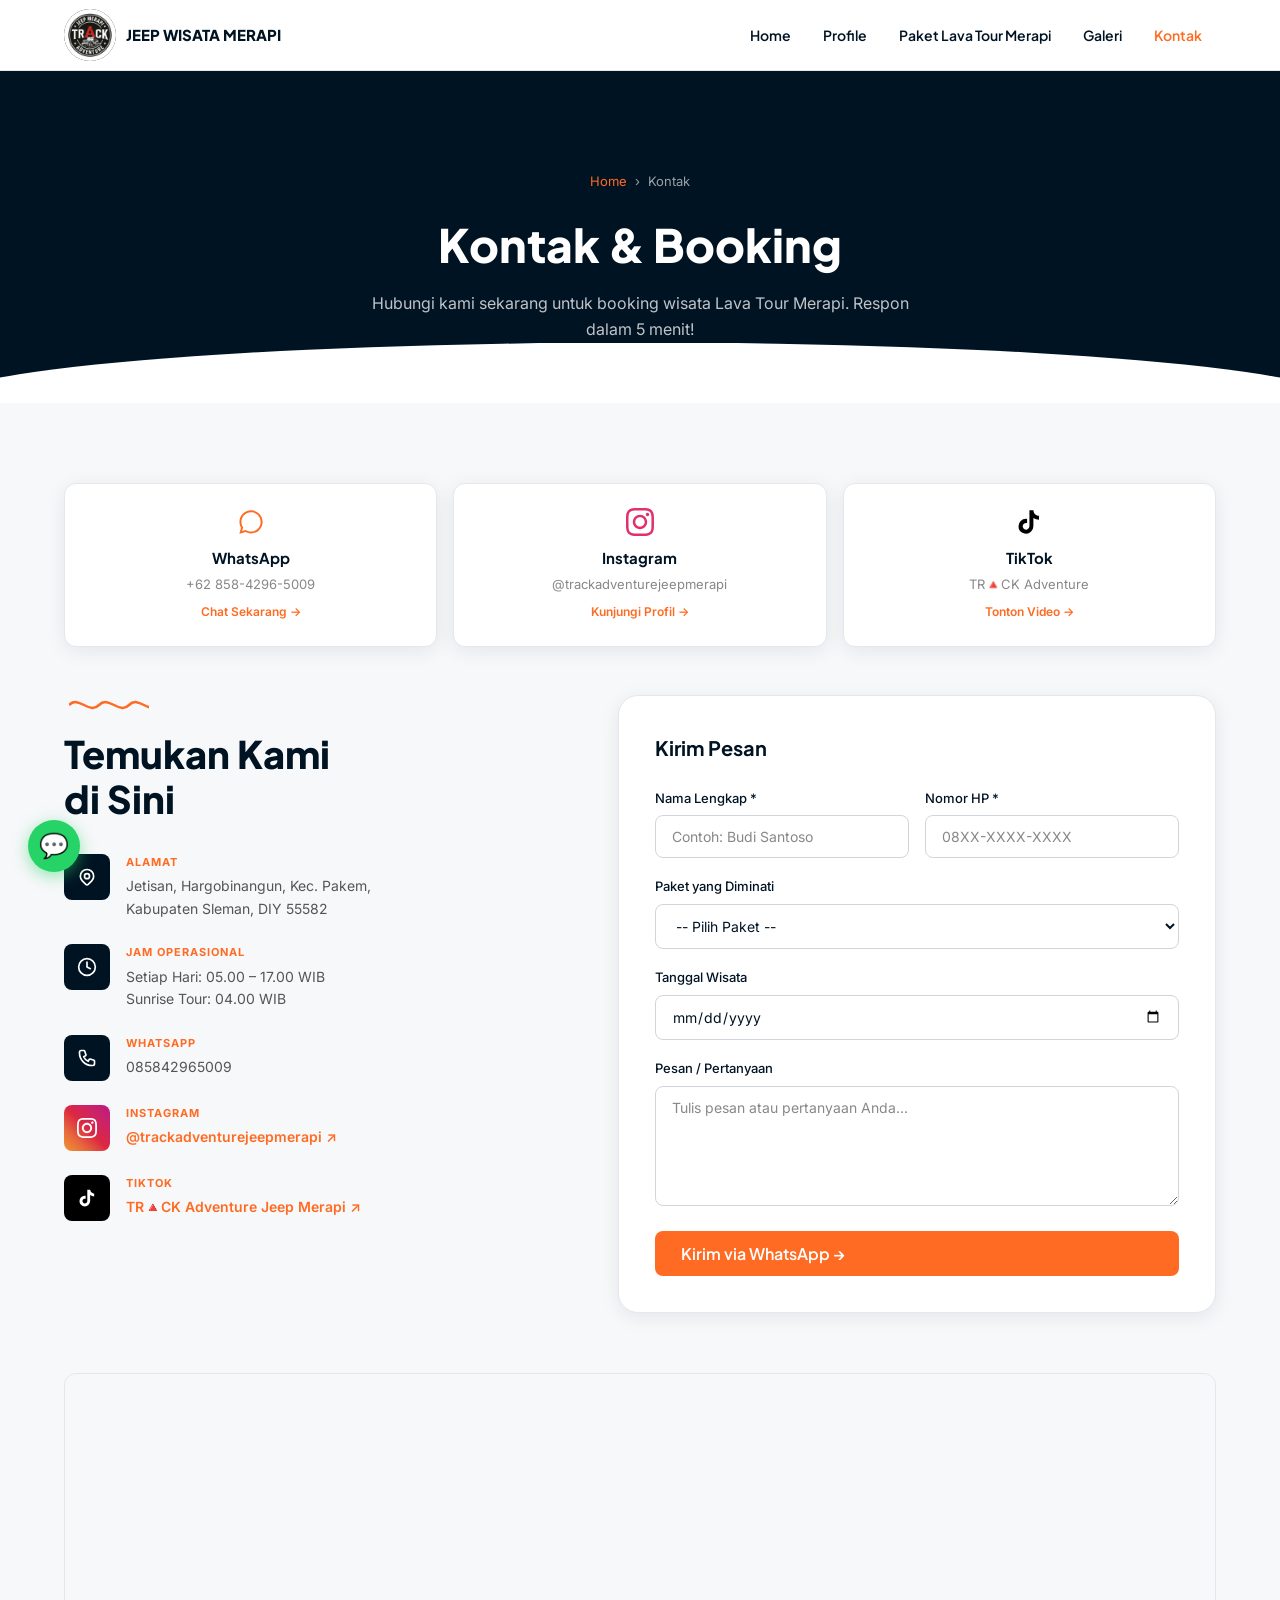
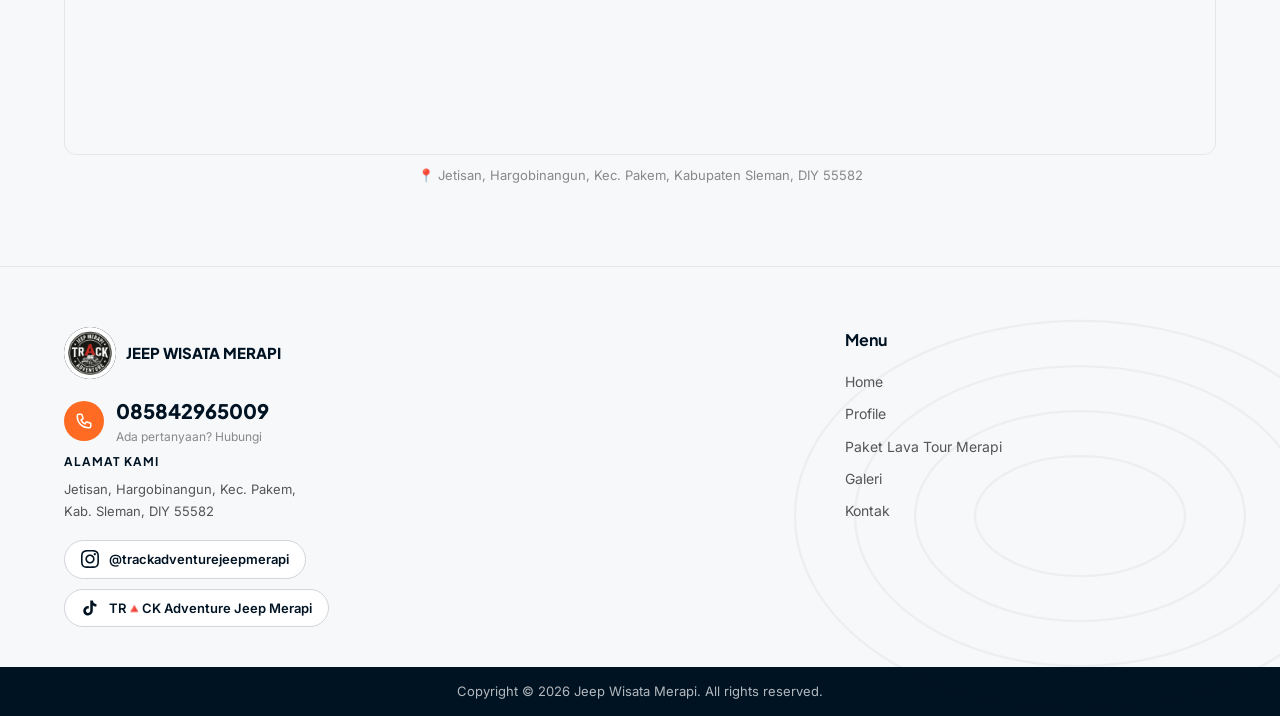
<file: kontak.html>
<!DOCTYPE html>
<html lang="id">
<head>
  <meta charset="UTF-8" />
  <meta name="viewport" content="width=device-width, initial-scale=1.0" />
  <title>Kontak — Jeep Wisata Merapi</title>
  <meta name="description" content="Hubungi Jeep Wisata Merapi untuk booking Lava Tour Merapi. Respon cepat via WhatsApp 085842965009." />
  <link rel="stylesheet" href="css/style.css" />
  <style>
    .contact-grid { display:grid; grid-template-columns:1fr 1.2fr; gap:56px; align-items:start; }
    .contact-info-item { display:flex; gap:16px; align-items:flex-start; margin-bottom:24px; }
    .ci-icon { width:46px; height:46px; background:var(--navy); color:#fff; border-radius:var(--radius); display:flex; align-items:center; justify-content:center; font-size:20px; flex-shrink:0; }
    .ci-label { font-size:11px; font-weight:700; text-transform:uppercase; letter-spacing:1px; color:var(--orange); margin-bottom:4px; }
    .ci-val { font-size:14px; color:var(--text-body); line-height:1.6; }
    .contact-form-box { background:#fff; border:1px solid var(--border); border-radius:var(--radius-xl); padding:36px; box-shadow:var(--card-shadow); }
    .contact-form-box h3 { font-family:var(--font-heading); font-weight:700; font-size:20px; color:var(--navy); margin-bottom:24px; }
    .map-box { margin-top:60px; border-radius:var(--radius-lg); overflow:hidden; border:1px solid var(--border); }
    .map-box iframe { width:100%; height:380px; border:0; display:block; }
    .quick-contact { display:grid; grid-template-columns:repeat(3,1fr); gap:16px; margin-bottom:48px; }
    .qc-card { background:#fff; border:1px solid var(--border); border-radius:var(--radius-lg); padding:24px; text-align:center; box-shadow:var(--card-shadow); transition:var(--transition); text-decoration:none; color:inherit; }
    .qc-card:hover { transform:translateY(-3px); border-color:var(--orange); box-shadow:var(--card-shadow-hover); }
    .qc-icon { font-size:28px; margin-bottom:10px; }
    .qc-title { font-family:var(--font-heading); font-weight:700; font-size:15px; color:var(--navy); margin-bottom:4px; }
    .qc-val { font-size:13px; color:var(--text-muted); }
    .qc-action { font-size:12px; font-weight:600; color:var(--orange); margin-top:8px; }
    @media(max-width:768px){.contact-grid{grid-template-columns:1fr;}.quick-contact{grid-template-columns:1fr;}}
  </style>
</head>
<body>

  <nav class="navbar" id="navbar">
    <div class="nav-inner">
      <a href="index.html" class="nav-logo"><img src="images/logo.png" alt="Jeep Merapi Track Adventure" class="nav-logo-img" style="width:52px;height:52px;object-fit:contain;border-radius:50%;" /><div class="nav-logo-text">JEEP WISATA MERAPI</div></a>
      <div class="nav-links">
        <a href="index.html">Home</a><a href="profile.html">Profile</a><a href="paket.html">Paket Lava Tour Merapi</a>
        <a href="galeri.html">Galeri</a><a href="kontak.html" class="active">Kontak</a>
      </div>
      <button class="hamburger" id="hamburger" aria-label="Menu"><span></span><span></span><span></span></button>
    </div>
  </nav>
  <div class="nav-mobile" id="mobileMenu">
    <a href="index.html">Home</a><a href="profile.html">Profile</a><a href="paket.html">Paket Lava Tour Merapi</a><a href="galeri.html">Galeri</a><a href="kontak.html">Kontak</a>
  </div>

  <div class="page-header">
    <div class="container">
      <div class="breadcrumb"><a href="index.html">Home</a> <span>›</span> <span>Kontak</span></div>
      <h1 class="page-header-title">Kontak &amp; Booking</h1>
      <p class="page-header-desc">Hubungi kami sekarang untuk booking wisata Lava Tour Merapi. Respon dalam 5 menit!</p>
    </div>
  </div>

  <section style="background:var(--bg-section);">
    <div class="container">
      <!-- Quick Contact -->
      <div class="quick-contact">
        <a href="https://wa.me/6285842965009" target="_blank" class="qc-card reveal reveal-delay-1">
          <div class="qc-icon" style="display:flex;align-items:center;justify-content:center;">
            <svg width="28" height="28" fill="var(--orange)" viewBox="0 0 24 24"><path d="M12.04 2c-5.46 0-9.91 4.45-9.91 9.91 0 1.75.46 3.45 1.32 4.95L2.05 22l5.25-1.38c1.45.79 3.08 1.21 4.74 1.21 5.46 0 9.91-4.45 9.91-9.91 0-2.65-1.03-5.14-2.9-7.01A9.816 9.816 0 0012.04 2zm.01 1.67c2.2 0 4.26.86 5.82 2.42a8.225 8.225 0 012.41 5.83c0 4.54-3.7 8.24-8.24 8.24-1.48 0-2.93-.4-4.2-1.15l-.3-.18-3.12.82.83-3.04-.2-.31a8.19 8.19 0 01-1.26-4.38c0-4.54 3.7-8.24 8.24-8.24z"/></svg>
          </div>
          <div class="qc-title">WhatsApp</div>
          <div class="qc-val">+62 858-4296-5009</div>
          <div class="qc-action">Chat Sekarang →</div>
        </a>
        <a href="https://www.instagram.com/trackadventurejeepmerapi/" target="_blank" class="qc-card reveal reveal-delay-2">
          <div class="qc-icon" style="display:flex;align-items:center;justify-content:center;">
            <svg width="28" height="28" viewBox="0 0 24 24" fill="currentColor" style="color:#e1306c;"><path d="M12 2.163c3.204 0 3.584.012 4.85.07 3.252.148 4.771 1.691 4.919 4.919.058 1.265.069 1.645.069 4.849 0 3.205-.012 3.584-.069 4.849-.149 3.225-1.664 4.771-4.919 4.919-1.266.058-1.644.07-4.85.07-3.204 0-3.584-.012-4.849-.07-3.26-.149-4.771-1.699-4.919-4.92-.058-1.265-.07-1.644-.07-4.849 0-3.204.013-3.583.07-4.849.149-3.227 1.664-4.771 4.919-4.919 1.266-.057 1.645-.069 4.849-.069zm0-2.163c-3.259 0-3.667.014-4.947.072-4.358.2-6.78 2.618-6.98 6.98-.059 1.281-.073 1.689-.073 4.948 0 3.259.014 3.668.072 4.948.2 4.358 2.618 6.78 6.98 6.98 1.281.058 1.689.072 4.948.072 3.259 0 3.668-.014 4.948-.072 4.354-.2 6.782-2.618 6.979-6.98.059-1.28.073-1.689.073-4.948 0-3.259-.014-3.667-.072-4.947-.196-4.354-2.617-6.78-6.979-6.98-1.281-.059-1.69-.073-4.949-.073zm0 5.838c-3.403 0-6.162 2.759-6.162 6.162s2.759 6.163 6.162 6.163 6.162-2.759 6.162-6.163c0-3.403-2.759-6.162-6.162-6.162zm0 10.162c-2.209 0-4-1.79-4-4 0-2.209 1.791-4 4-4s4 1.791 4 4c0 2.21-1.791 4-4 4zm6.406-11.845c-.796 0-1.441.645-1.441 1.44s.645 1.44 1.441 1.44c.795 0 1.439-.645 1.439-1.44s-.644-1.44-1.439-1.44z"/></svg>
          </div>
          <div class="qc-title">Instagram</div>
          <div class="qc-val">@trackadventurejeepmerapi</div>
          <div class="qc-action">Kunjungi Profil →</div>
        </a>
        <a href="https://www.tiktok.com/@n00r.w1j4ya?_r=1&_t=ZS-998ziKqULI8" target="_blank" class="qc-card reveal reveal-delay-3">
          <div class="qc-icon" style="display:flex;align-items:center;justify-content:center;">
            <svg width="28" height="28" viewBox="0 0 24 24" fill="currentColor" style="color:#000;"><path d="M19.59 6.69a4.83 4.83 0 0 1-3.77-4.25V2h-3.45v13.67a2.89 2.89 0 0 1-5.2 1.74 2.89 2.89 0 0 1 2.31-4.64c.298-.002.595.042.88.13V9.4a6.33 6.33 0 0 0-1-.08A6.34 6.34 0 0 0 3 15.66a6.34 6.34 0 0 0 10.82 4.47 6.27 6.27 0 0 0 1.94-4.47V8.5a8.27 8.27 0 0 0 4.83 1.56V6.69z"/></svg>
          </div>
          <div class="qc-title">TikTok</div>
          <div class="qc-val">TR🔺CK Adventure</div>
          <div class="qc-action">Tonton Video →</div>
        </a>
      </div>

      <!-- Form & Info -->
      <div class="contact-grid">
        <!-- Info -->
        <div class="reveal">
          <div class="wave-line" style="margin-bottom:16px;"></div>
          <h2 class="section-title-left" style="margin-bottom:32px;">Temukan Kami<br/>di Sini</h2>

          <div class="contact-info-item">
            <div class="ci-icon">
              <svg width="20" height="20" fill="none" stroke="currentColor" viewBox="0 0 24 24"><path stroke-linecap="round" stroke-linejoin="round" stroke-width="2" d="M17.657 16.657L13.414 20.9a1.998 1.998 0 01-2.827 0l-4.244-4.243a8 8 0 1111.314 0z"/><path stroke-linecap="round" stroke-linejoin="round" stroke-width="2" d="M15 11a3 3 0 11-6 0 3 3 0 016 0z"/></svg>
            </div>
            <div><div class="ci-label">Alamat</div><div class="ci-val">Jetisan, Hargobinangun, Kec. Pakem,<br/>Kabupaten Sleman, DIY 55582</div></div>
          </div>
          <div class="contact-info-item">
            <div class="ci-icon">
              <svg width="20" height="20" fill="none" stroke="currentColor" viewBox="0 0 24 24"><circle cx="12" cy="12" r="10" stroke-width="2"/><path stroke-linecap="round" stroke-linejoin="round" stroke-width="2" d="M12 6v6l4 2"/></svg>
            </div>
            <div><div class="ci-label">Jam Operasional</div><div class="ci-val">Setiap Hari: 05.00 – 17.00 WIB<br/>Sunrise Tour: 04.00 WIB</div></div>
          </div>
          <div class="contact-info-item">
            <div class="ci-icon">
              <svg width="20" height="20" fill="none" stroke="currentColor" viewBox="0 0 24 24"><path stroke-linecap="round" stroke-linejoin="round" stroke-width="2" d="M3 5a2 2 0 012-2h3.28a1 1 0 01.948.684l1.498 4.493a1 1 0 01-.502 1.21l-2.257 1.13a11.042 11.042 0 005.516 5.516l1.13-2.257a1 1 0 011.21-.502l4.493 1.498a1 1 0 01.684.949V19a2 2 0 01-2 2h-1C9.716 21 3 14.284 3 6V5z"/></svg>
            </div>
            <div><div class="ci-label">WhatsApp</div><div class="ci-val">085842965009</div></div>
          </div>
          <div class="contact-info-item">
            <div class="ci-icon" style="background:linear-gradient(45deg,#f09433,#e6683c,#dc2743,#cc2366,#bc1888);color:#fff;">
              <svg width="20" height="20" viewBox="0 0 24 24" fill="currentColor"><path d="M12 2.163c3.204 0 3.584.012 4.85.07 3.252.148 4.771 1.691 4.919 4.919.058 1.265.069 1.645.069 4.849 0 3.205-.012 3.584-.069 4.849-.149 3.225-1.664 4.771-4.919 4.919-1.266.058-1.644.07-4.85.07-3.204 0-3.584-.012-4.849-.07-3.26-.149-4.771-1.699-4.919-4.92-.058-1.265-.07-1.644-.07-4.849 0-3.204.013-3.583.07-4.849.149-3.227 1.664-4.771 4.919-4.919 1.266-.057 1.645-.069 4.849-.069zm0-2.163c-3.259 0-3.667.014-4.947.072-4.358.2-6.78 2.618-6.98 6.98-.059 1.281-.073 1.689-.073 4.948 0 3.259.014 3.668.072 4.948.2 4.358 2.618 6.78 6.98 6.98 1.281.058 1.689.072 4.948.072 3.259 0 3.668-.014 4.948-.072 4.354-.2 6.782-2.618 6.979-6.98.059-1.28.073-1.689.073-4.948 0-3.259-.014-3.667-.072-4.947-.196-4.354-2.617-6.78-6.979-6.98-1.281-.059-1.69-.073-4.949-.073zm0 5.838c-3.403 0-6.162 2.759-6.162 6.162s2.759 6.163 6.162 6.163 6.162-2.759 6.162-6.163c0-3.403-2.759-6.162-6.162-6.162zm0 10.162c-2.209 0-4-1.79-4-4 0-2.209 1.791-4 4-4s4 1.791 4 4c0 2.21-1.791 4-4 4zm6.406-11.845c-.796 0-1.441.645-1.441 1.44s.645 1.44 1.441 1.44c.795 0 1.439-.645 1.439-1.44s-.644-1.44-1.439-1.44z"/></svg>
            </div>
            <div><div class="ci-label">Instagram</div><div class="ci-val"><a href="https://www.instagram.com/trackadventurejeepmerapi/" target="_blank" style="color:var(--orange);font-weight:600;">@trackadventurejeepmerapi ↗</a></div></div>
          </div>
          <div class="contact-info-item">
            <div class="ci-icon" style="background:#000;color:#fff;">
              <svg width="20" height="20" viewBox="0 0 24 24" fill="currentColor"><path d="M19.59 6.69a4.83 4.83 0 0 1-3.77-4.25V2h-3.45v13.67a2.89 2.89 0 0 1-5.2 1.74 2.89 2.89 0 0 1 2.31-4.64c.298-.002.595.042.88.13V9.4a6.33 6.33 0 0 0-1-.08A6.34 6.34 0 0 0 3 15.66a6.34 6.34 0 0 0 10.82 4.47 6.27 6.27 0 0 0 1.94-4.47V8.5a8.27 8.27 0 0 0 4.83 1.56V6.69z"/></svg>
            </div>
            <div><div class="ci-label">TikTok</div><div class="ci-val"><a href="https://www.tiktok.com/@n00r.w1j4ya?_r=1&amp;_t=ZS-998ziKqULI8" target="_blank" style="color:var(--orange);font-weight:600;">TR🔺CK Adventure Jeep Merapi ↗</a></div></div>
          </div>
          <div style="margin-top:24px;"></div>
        </div>

        <!-- Form -->
        <div class="reveal reveal-delay-1">
          <div class="contact-form-box">
            <h3>Kirim Pesan</h3>
            <form id="contact-form">
              <div style="display:grid;grid-template-columns:1fr 1fr;gap:16px;">
                <div class="form-group">
                  <label class="form-label" for="name">Nama Lengkap *</label>
                  <input class="form-control" type="text" id="name" name="name" placeholder="Contoh: Budi Santoso" required />
                </div>
                <div class="form-group">
                  <label class="form-label" for="phone">Nomor HP *</label>
                  <input class="form-control" type="tel" id="phone" name="phone" placeholder="08XX-XXXX-XXXX" required />
                </div>
              </div>
              <div class="form-group">
                <label class="form-label" for="paket">Paket yang Diminati</label>
                <select class="form-control" id="paket" name="paket">
                  <option value="">-- Pilih Paket --</option>
                  <option>Paket Sunrise — Rp. 600.000/Jeep</option>
                  <option>Paket 1 — Rp. 450.000/Jeep</option>
                  <option>Paket 2 — Rp. 550.000/Jeep</option>
                  <option>Paket 3 — Rp. 650.000/Jeep</option>
                  <option>Paket 4 — Rp. 750.000/Jeep</option>
                  <option>Paket 5 — Rp. 1.050.000/Jeep</option>
                  <option>Paket 6 — Rp. 1.500.000/Jeep</option>
                  <option>Paket Spesial Best Deal — Rp. 500.000/Jeep</option>
                  <option>Paket Xplore — Rp. 450.000/Jeep</option>
                </select>
              </div>
              <div class="form-group">
                <label class="form-label" for="tanggal">Tanggal Wisata</label>
                <input class="form-control" type="date" id="tanggal" name="tanggal" />
              </div>
              <div class="form-group">
                <label class="form-label" for="message">Pesan / Pertanyaan</label>
                <textarea class="form-control" id="message" name="message" placeholder="Tulis pesan atau pertanyaan Anda..."></textarea>
              </div>
              <button type="submit" class="btn btn-orange" style="width:100%;font-size:16px;">Kirim via WhatsApp →</button>
            </form>
          </div>
        </div>
      </div>

      <!-- Google Maps -->
      <div class="map-box reveal">
        <iframe
          src="https://www.google.com/maps/embed?pb=!1m18!1m12!1m3!1d3952.823!2d110.4150!3d-7.6000!2m3!1f0!2f0!3f0!3m2!1i1024!2i768!4f13.1!3m3!1m2!1s0x0%3A0x0!2zN8KwMzUnMzYuMCJTIDExMMKwMjUnMDAuMCJF!5e0!3m2!1sid!2sid!4v1000000000000!5m2!1sid!2sid"
          title="Lokasi Jeep Wisata Merapi" allowfullscreen="" loading="lazy">
        </iframe>
      </div>
      <p style="text-align:center;color:var(--text-muted);font-size:13px;margin-top:10px;">📍 Jetisan, Hargobinangun, Kec. Pakem, Kabupaten Sleman, DIY 55582</p>
    </div>
  </section>

  <footer>
    <div class="footer-top">
      <div class="container">
        <div class="footer-grid">
          <div>
            <div class="nav-logo" style="margin-bottom:8px;"><img src="images/logo.png" alt="Jeep Merapi Track Adventure" class="nav-logo-img" style="width:52px;height:52px;object-fit:contain;border-radius:50%;" /><div class="nav-logo-text">JEEP WISATA MERAPI</div></div>
            <div class="footer-brand-phone"><div class="phone-icon"><svg width="18" height="18" fill="none" stroke="currentColor" viewBox="0 0 24 24"><path stroke-linecap="round" stroke-linejoin="round" stroke-width="2" d="M3 5a2 2 0 012-2h3.28a1 1 0 01.948.684l1.498 4.493a1 1 0 01-.502 1.21l-2.257 1.13a11.042 11.042 0 005.516 5.516l1.13-2.257a1 1 0 011.21-.502l4.493 1.498a1 1 0 01.684.949V19a2 2 0 01-2 2h-1C9.716 21 3 14.284 3 6V5z"/></svg></div><div><div class="footer-phone-num">085842965009</div><div class="footer-phone-label">Ada pertanyaan? Hubungi</div></div></div>
            <div class="footer-address-title">ALAMAT KAMI</div>
            <div class="footer-address">Jetisan, Hargobinangun, Kec. Pakem,<br/>Kab. Sleman, DIY 55582</div>
            <div class="footer-social-links">
              <a href="https://www.instagram.com/trackadventurejeepmerapi/" target="_blank" class="footer-social-pill instagram" title="Instagram">
                <svg width="18" height="18" viewBox="0 0 24 24" fill="currentColor"><path d="M12 2.163c3.204 0 3.584.012 4.85.07 3.252.148 4.771 1.691 4.919 4.919.058 1.265.069 1.645.069 4.849 0 3.205-.012 3.584-.069 4.849-.149 3.225-1.664 4.771-4.919 4.919-1.266.058-1.644.07-4.85.07-3.204 0-3.584-.012-4.849-.07-3.26-.149-4.771-1.699-4.919-4.92-.058-1.265-.07-1.644-.07-4.849 0-3.204.013-3.583.07-4.849.149-3.227 1.664-4.771 4.919-4.919 1.266-.057 1.645-.069 4.849-.069zm0-2.163c-3.259 0-3.667.014-4.947.072-4.358.2-6.78 2.618-6.98 6.98-.059 1.281-.073 1.689-.073 4.948 0 3.259.014 3.668.072 4.948.2 4.358 2.618 6.78 6.98 6.98 1.281.058 1.689.072 4.948.072 3.259 0 3.668-.014 4.948-.072 4.354-.2 6.782-2.618 6.979-6.98.059-1.28.073-1.689.073-4.948 0-3.259-.014-3.667-.072-4.947-.196-4.354-2.617-6.78-6.979-6.98-1.281-.059-1.69-.073-4.949-.073zm0 5.838c-3.403 0-6.162 2.759-6.162 6.162s2.759 6.163 6.162 6.163 6.162-2.759 6.162-6.163c0-3.403-2.759-6.162-6.162-6.162zm0 10.162c-2.209 0-4-1.79-4-4 0-2.209 1.791-4 4-4s4 1.791 4 4c0 2.21-1.791 4-4 4zm6.406-11.845c-.796 0-1.441.645-1.441 1.44s.645 1.44 1.441 1.44c.795 0 1.439-.645 1.439-1.44s-.644-1.44-1.439-1.44z"/></svg>
                <span>@trackadventurejeepmerapi</span>
              </a>
              <a href="https://www.tiktok.com/@n00r.w1j4ya?_r=1&_t=ZS-998ziKqULI8" target="_blank" class="footer-social-pill tiktok" title="TikTok">
                <svg width="18" height="18" viewBox="0 0 24 24" fill="currentColor"><path d="M19.59 6.69a4.83 4.83 0 0 1-3.77-4.25V2h-3.45v13.67a2.89 2.89 0 0 1-5.2 1.74 2.89 2.89 0 0 1 2.31-4.64c.298-.002.595.042.88.13V9.4a6.33 6.33 0 0 0-1-.08A6.34 6.34 0 0 0 3 15.66a6.34 6.34 0 0 0 10.82 4.47 6.27 6.27 0 0 0 1.94-4.47V8.5a8.27 8.27 0 0 0 4.83 1.56V6.69z"/></svg>
                <span>TR🔺CK Adventure Jeep Merapi</span>
              </a>
            </div>
          </div>
          <div><div class="footer-col-title">Menu</div><div class="footer-links"><a href="index.html">Home</a><a href="profile.html">Profile</a><a href="paket.html">Paket Lava Tour Merapi</a><a href="galeri.html">Galeri</a><a href="kontak.html">Kontak</a></div></div>
        </div>
      </div>
    </div>
    <div class="footer-bottom">Copyright © 2026 Jeep Wisata Merapi. All rights reserved.</div>
  </footer>

  <a href="https://wa.me/6285842965009" target="_blank" class="wa-float"><div class="wa-float-btn">💬</div></a>
  <button class="scroll-top" id="scrollTop" aria-label="Scroll to top">↑</button>
  <script src="js/main.js"></script>
</body>
</html>
</file>
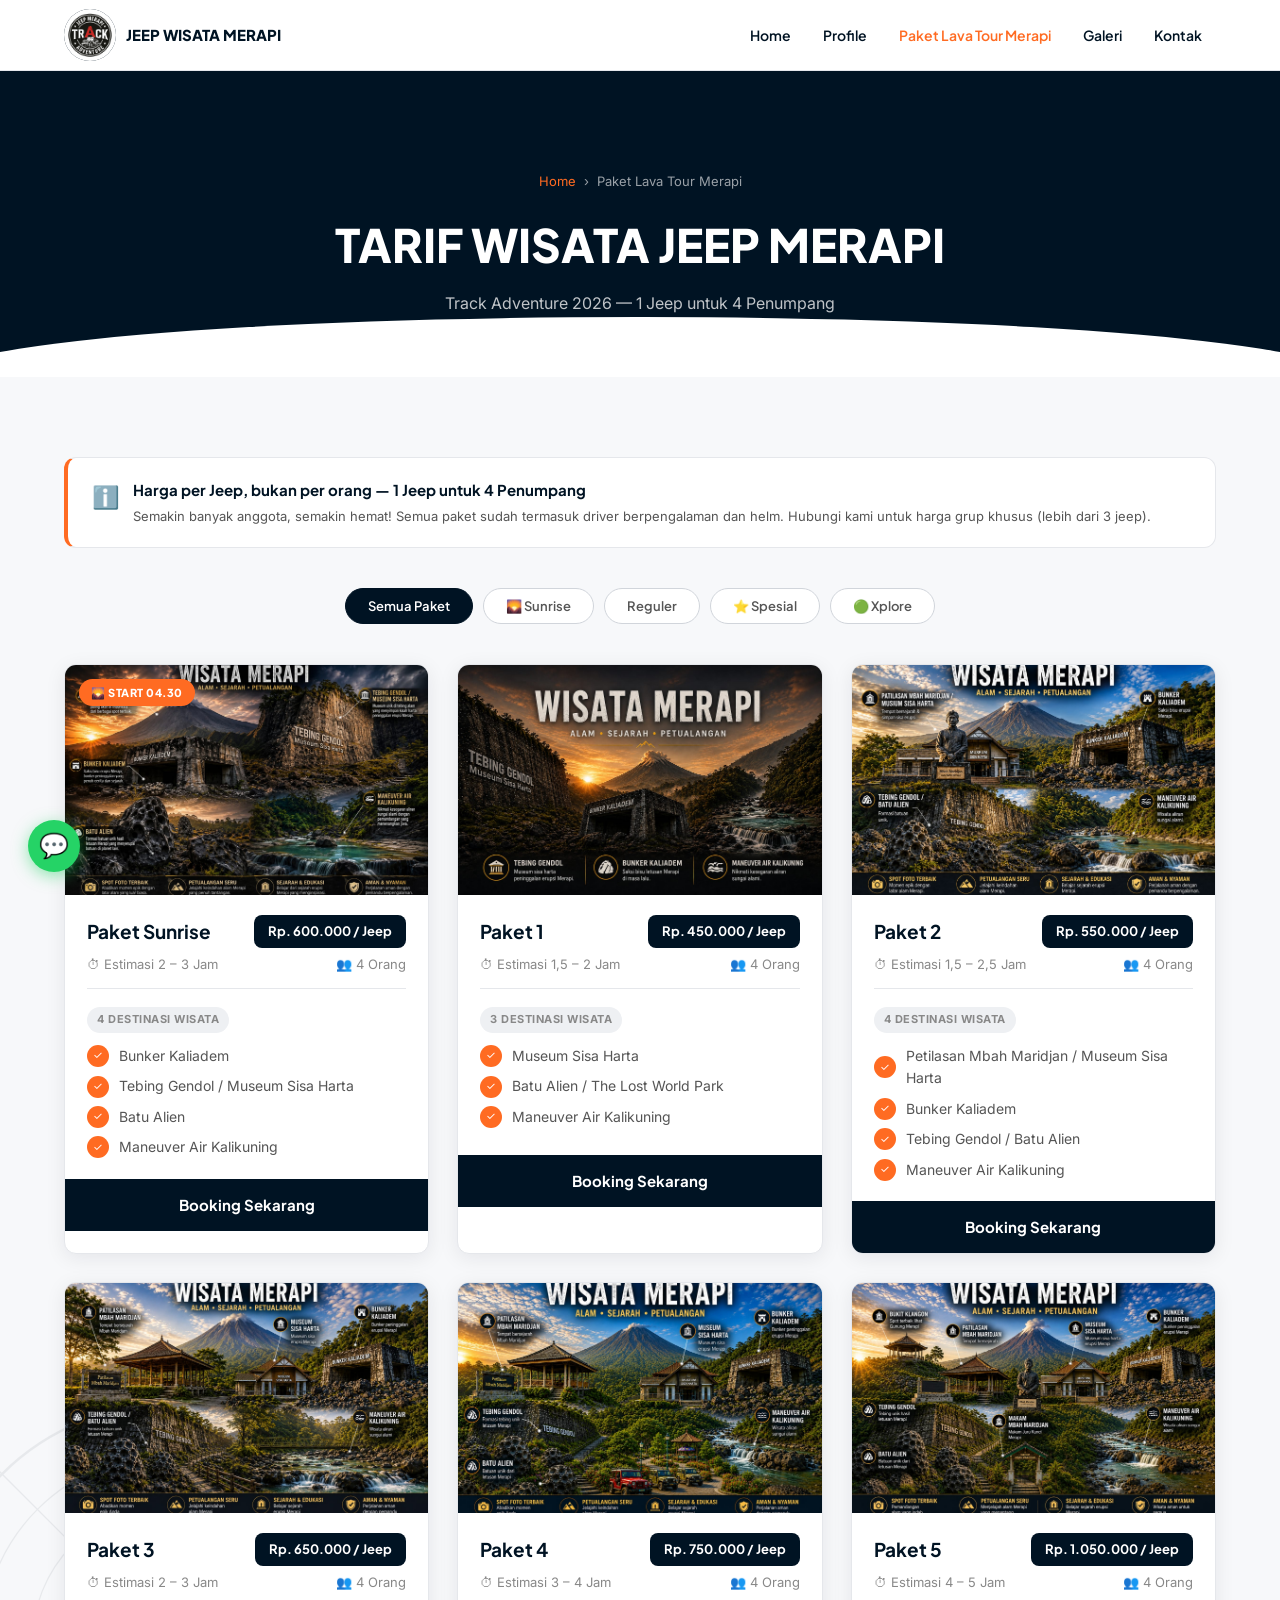
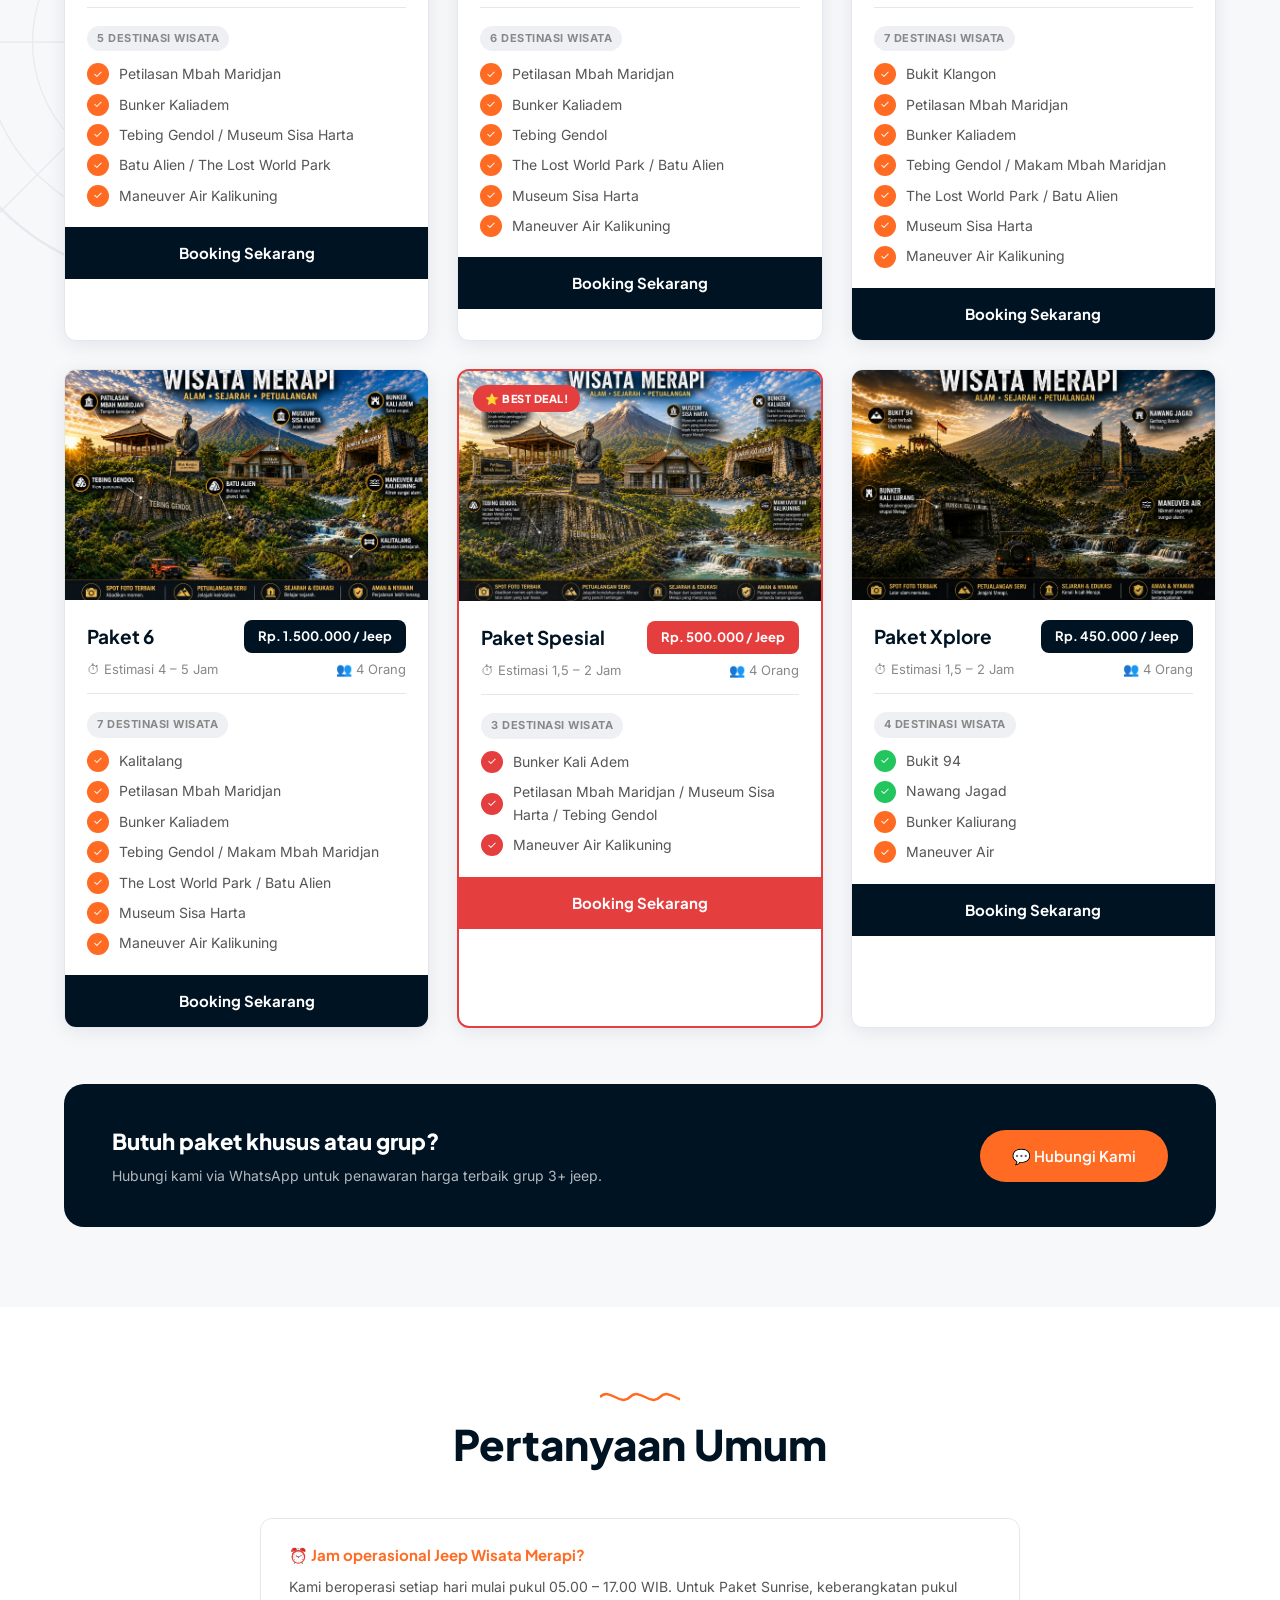
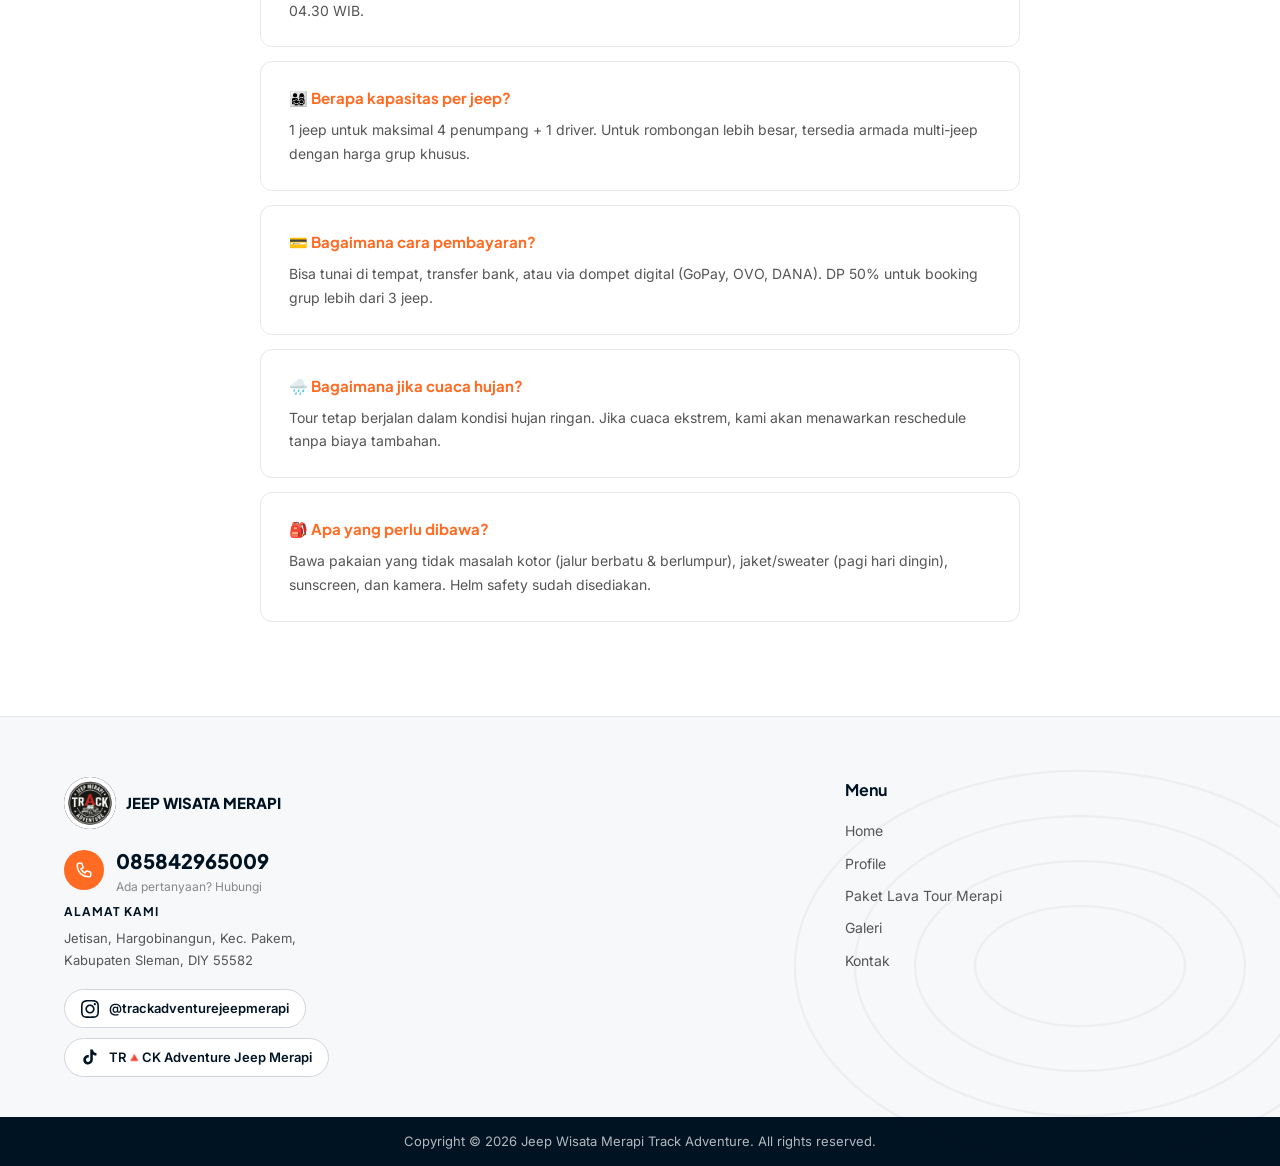
<file: paket.html>
<!DOCTYPE html>
<html lang="id">
<head>
  <meta charset="UTF-8" />
  <meta name="viewport" content="width=device-width, initial-scale=1.0" />
  <title>Paket Lava Tour Merapi — Jeep Wisata Merapi Track Adventure</title>
  <meta name="description" content="Pilih paket Lava Tour Merapi terbaik. 9 pilihan paket dari 450K/Jeep. 1 Jeep untuk 4 penumpang. Bunker Kaliadem, Batu Alien, Maneuver Air Kalikuning." />
  <link rel="stylesheet" href="css/style.css" />
  <style>
    /* Filter Bar */
    .filter-bar { display:flex; gap:10px; flex-wrap:wrap; margin-bottom:40px; }
    .filter-btn { padding:9px 22px; border-radius:50px; border:1px solid var(--border-2); background:#fff; color:var(--text-body); font-family:var(--font-heading); font-size:13px; font-weight:600; cursor:pointer; transition:var(--transition); }
    .filter-btn.active, .filter-btn:hover { background:var(--navy); border-color:var(--navy); color:#fff; }

    /* Info Box */
    .info-box { background:#fff; border:1px solid var(--border); border-left:4px solid var(--orange); border-radius:var(--radius-lg); padding:20px 24px; margin-bottom:40px; display:flex; gap:14px; align-items:flex-start; }
    .info-box-icon { font-size:22px; flex-shrink:0; margin-top:2px; }
    .info-box-title { font-family:var(--font-heading); font-weight:700; font-size:15px; color:var(--navy); margin-bottom:4px; }
    .info-box-desc { font-size:13px; color:var(--text-body); }

    /* Sunrise badge */
    .pkg-badge-sunrise {
      position:absolute; top:14px; left:14px;
      background: var(--orange);
      color:#fff; font-family:var(--font-heading); font-weight:800;
      font-size:11px; padding:5px 12px; border-radius:50px;
      text-transform:uppercase; letter-spacing:0.5px; z-index:2;
    }
    .pkg-badge-best {
      position:absolute; top:14px; left:14px;
      background: #e53e3e;
      color:#fff; font-family:var(--font-heading); font-weight:800;
      font-size:11px; padding:5px 12px; border-radius:50px;
      text-transform:uppercase; letter-spacing:0.5px; z-index:2;
    }
    .pkg-img { position:relative; }

    /* Destinasi count badge */
    .pkg-dest-count {
      display:inline-block;
      background:var(--bg-section-2);
      color:var(--text-muted);
      font-size:11px; font-weight:700;
      padding:4px 10px; border-radius:50px;
      margin-top:4px; margin-bottom:12px;
      text-transform:uppercase; letter-spacing:0.5px;
    }

    /* FAQ */
    .faq-item { background:#fff; border:1px solid var(--border); border-radius:var(--radius-lg); padding:24px 28px; margin-bottom:14px; }
    .faq-q { font-family:var(--font-heading); font-weight:700; font-size:15px; color:var(--orange); margin-bottom:8px; }
    .faq-a { font-size:14px; color:var(--text-body); line-height:1.7; }

    /* Package grid for 9 items */
    .packages-grid-full {
      display: grid;
      grid-template-columns: repeat(3, 1fr);
      gap: 28px;
      position: relative;
      z-index: 1;
    }
    @media(max-width:1024px){ .packages-grid-full { grid-template-columns: repeat(2,1fr); } }
    @media(max-width:640px){ .packages-grid-full { grid-template-columns: 1fr; } }

    /* Highlight card Paket Spesial */
    .pkg-card.featured { border-color: #e53e3e; border-width:2px; }
    .pkg-card.featured .pkg-btn { background: #e53e3e; }
    .pkg-card.featured .pkg-btn:hover { background: var(--orange); }
  </style>
</head>
<body>
  <!-- NAVBAR -->
  <nav class="navbar" id="navbar">
    <div class="nav-inner">
      <a href="index.html" class="nav-logo">
        <img src="images/logo.png" alt="Jeep Merapi Track Adventure" class="nav-logo-img" style="width:52px;height:52px;object-fit:contain;border-radius:50%;" />
        <div class="nav-logo-text">JEEP WISATA MERAPI</div>
      </a>
      <div class="nav-links">
        <a href="index.html">Home</a>
        <a href="profile.html">Profile</a>
        <a href="paket.html" class="active">Paket Lava Tour Merapi</a>
        <a href="galeri.html">Galeri</a>
        <a href="kontak.html">Kontak</a>
      </div>
      <button class="hamburger" id="hamburger" aria-label="Menu"><span></span><span></span><span></span></button>
    </div>
  </nav>
  <div class="nav-mobile" id="mobileMenu">
    <a href="index.html">Home</a>
    <a href="profile.html">Profile</a>
    <a href="paket.html">Paket Lava Tour Merapi</a>
    <a href="galeri.html">Galeri</a>
    <a href="kontak.html">Kontak</a>
  </div>

  <!-- PAGE HEADER -->
  <div class="page-header">
    <div class="container">
      <div class="breadcrumb"><a href="index.html">Home</a> <span>›</span> <span>Paket Lava Tour Merapi</span></div>
      <h1 class="page-header-title">TARIF WISATA JEEP MERAPI</h1>
      <p class="page-header-desc">Track Adventure 2026 — 1 Jeep untuk 4 Penumpang</p>
    </div>
  </div>

  <!-- PACKAGES SECTION -->
  <section style="background:var(--bg-section);" class="compass-bg">
    <div class="container">

      <!-- Info Banner -->
      <div class="info-box reveal">
        <div class="info-box-icon">ℹ️</div>
        <div>
          <div class="info-box-title">Harga per Jeep, bukan per orang — 1 Jeep untuk 4 Penumpang</div>
          <div class="info-box-desc">Semakin banyak anggota, semakin hemat! Semua paket sudah termasuk driver berpengalaman dan helm. Hubungi kami untuk harga grup khusus (lebih dari 3 jeep).</div>
        </div>
      </div>

      <!-- Filter -->
      <div class="filter-bar reveal">
        <button class="filter-btn active" data-filter="all" id="filter-all">Semua Paket</button>
        <button class="filter-btn" data-filter="sunrise" id="filter-sunrise">🌄 Sunrise</button>
        <button class="filter-btn" data-filter="reguler" id="filter-reguler">Reguler</button>
        <button class="filter-btn" data-filter="spesial" id="filter-spesial">⭐ Spesial</button>
        <button class="filter-btn" data-filter="xplore" id="filter-xplore">🟢 Xplore</button>
      </div>

      <!-- PACKAGES GRID -->
      <div class="packages-grid-full">

        <!-- PAKET SUNRISE -->
        <div class="pkg-card reveal reveal-delay-1" data-category="sunrise">
          <div class="pkg-img">
            <div class="pkg-badge-sunrise">🌄 Start 04.30</div>
            <img src="images/paketsunrise.jpeg" alt="Paket Sunrise" loading="lazy" />
          </div>
          <div class="pkg-body">
            <div class="pkg-head">
              <div class="pkg-name">Paket Sunrise</div>
              <div class="pkg-price">Rp. 600.000 / Jeep</div>
            </div>
            <div class="pkg-meta">
              <span>⏱ Estimasi 2 – 3 Jam</span>
              <span>👥 4 Orang</span>
            </div>
            <div class="pkg-dest-count">4 Destinasi Wisata</div>
            <div class="pkg-features">
              <div class="pkg-feature"><div class="pkg-check">✓</div> Bunker Kaliadem</div>
              <div class="pkg-feature"><div class="pkg-check">✓</div> Tebing Gendol / Museum Sisa Harta</div>
              <div class="pkg-feature"><div class="pkg-check">✓</div> Batu Alien</div>
              <div class="pkg-feature"><div class="pkg-check">✓</div> Maneuver Air Kalikuning</div>
            </div>
          </div>
          <a href="https://wa.me/6285842965009?text=Halo%2C%20saya%20ingin%20booking%20Paket%20Sunrise%20Rp.600.000%2FJeep%20(4%20Destinasi%2C%202-3%20Jam%2C%20Start%2004.30)" target="_blank" class="pkg-btn">Booking Sekarang</a>
        </div>

        <!-- PAKET 1 -->
        <div class="pkg-card reveal reveal-delay-2" data-category="reguler">
          <div class="pkg-img">
            <img src="images/paket1.jpeg" alt="Paket 1" loading="lazy" />
          </div>
          <div class="pkg-body">
            <div class="pkg-head">
              <div class="pkg-name">Paket 1</div>
              <div class="pkg-price">Rp. 450.000 / Jeep</div>
            </div>
            <div class="pkg-meta">
              <span>⏱ Estimasi 1,5 – 2 Jam</span>
              <span>👥 4 Orang</span>
            </div>
            <div class="pkg-dest-count">3 Destinasi Wisata</div>
            <div class="pkg-features">
              <div class="pkg-feature"><div class="pkg-check">✓</div> Museum Sisa Harta</div>
              <div class="pkg-feature"><div class="pkg-check">✓</div> Batu Alien / The Lost World Park</div>
              <div class="pkg-feature"><div class="pkg-check">✓</div> Maneuver Air Kalikuning</div>
            </div>
          </div>
          <a href="https://wa.me/6285842965009?text=Halo%2C%20saya%20ingin%20booking%20Paket%201%20Rp.450.000%2FJeep%20(3%20Destinasi%2C%201%2C5-2%20Jam)" target="_blank" class="pkg-btn">Booking Sekarang</a>
        </div>

        <!-- PAKET 2 -->
        <div class="pkg-card reveal reveal-delay-3" data-category="reguler">
          <div class="pkg-img">
            <img src="images/paket2.jpeg" alt="Paket 2" loading="lazy" />
          </div>
          <div class="pkg-body">
            <div class="pkg-head">
              <div class="pkg-name">Paket 2</div>
              <div class="pkg-price">Rp. 550.000 / Jeep</div>
            </div>
            <div class="pkg-meta">
              <span>⏱ Estimasi 1,5 – 2,5 Jam</span>
              <span>👥 4 Orang</span>
            </div>
            <div class="pkg-dest-count">4 Destinasi Wisata</div>
            <div class="pkg-features">
              <div class="pkg-feature"><div class="pkg-check">✓</div> Petilasan Mbah Maridjan / Museum Sisa Harta</div>
              <div class="pkg-feature"><div class="pkg-check">✓</div> Bunker Kaliadem</div>
              <div class="pkg-feature"><div class="pkg-check">✓</div> Tebing Gendol / Batu Alien</div>
              <div class="pkg-feature"><div class="pkg-check">✓</div> Maneuver Air Kalikuning</div>
            </div>
          </div>
          <a href="https://wa.me/6285842965009?text=Halo%2C%20saya%20ingin%20booking%20Paket%202%20Rp.550.000%2FJeep%20(4%20Destinasi%2C%201%2C5-2%2C5%20Jam)" target="_blank" class="pkg-btn">Booking Sekarang</a>
        </div>

        <!-- PAKET 3 -->
        <div class="pkg-card reveal" data-category="reguler">
          <div class="pkg-img">
            <img src="images/paket3.jpeg" alt="Paket 3" loading="lazy" />
          </div>
          <div class="pkg-body">
            <div class="pkg-head">
              <div class="pkg-name">Paket 3</div>
              <div class="pkg-price">Rp. 650.000 / Jeep</div>
            </div>
            <div class="pkg-meta">
              <span>⏱ Estimasi 2 – 3 Jam</span>
              <span>👥 4 Orang</span>
            </div>
            <div class="pkg-dest-count">5 Destinasi Wisata</div>
            <div class="pkg-features">
              <div class="pkg-feature"><div class="pkg-check">✓</div> Petilasan Mbah Maridjan</div>
              <div class="pkg-feature"><div class="pkg-check">✓</div> Bunker Kaliadem</div>
              <div class="pkg-feature"><div class="pkg-check">✓</div> Tebing Gendol / Museum Sisa Harta</div>
              <div class="pkg-feature"><div class="pkg-check">✓</div> Batu Alien / The Lost World Park</div>
              <div class="pkg-feature"><div class="pkg-check">✓</div> Maneuver Air Kalikuning</div>
            </div>
          </div>
          <a href="https://wa.me/6285842965009?text=Halo%2C%20saya%20ingin%20booking%20Paket%203%20Rp.650.000%2FJeep%20(5%20Destinasi%2C%202-3%20Jam)" target="_blank" class="pkg-btn">Booking Sekarang</a>
        </div>

        <!-- PAKET 4 -->
        <div class="pkg-card reveal reveal-delay-1" data-category="reguler">
          <div class="pkg-img">
            <img src="images/paket4.jpeg" alt="Paket 4" loading="lazy" />
          </div>
          <div class="pkg-body">
            <div class="pkg-head">
              <div class="pkg-name">Paket 4</div>
              <div class="pkg-price">Rp. 750.000 / Jeep</div>
            </div>
            <div class="pkg-meta">
              <span>⏱ Estimasi 3 – 4 Jam</span>
              <span>👥 4 Orang</span>
            </div>
            <div class="pkg-dest-count">6 Destinasi Wisata</div>
            <div class="pkg-features">
              <div class="pkg-feature"><div class="pkg-check">✓</div> Petilasan Mbah Maridjan</div>
              <div class="pkg-feature"><div class="pkg-check">✓</div> Bunker Kaliadem</div>
              <div class="pkg-feature"><div class="pkg-check">✓</div> Tebing Gendol</div>
              <div class="pkg-feature"><div class="pkg-check">✓</div> The Lost World Park / Batu Alien</div>
              <div class="pkg-feature"><div class="pkg-check">✓</div> Museum Sisa Harta</div>
              <div class="pkg-feature"><div class="pkg-check">✓</div> Maneuver Air Kalikuning</div>
            </div>
          </div>
          <a href="https://wa.me/6285842965009?text=Halo%2C%20saya%20ingin%20booking%20Paket%204%20Rp.750.000%2FJeep%20(6%20Destinasi%2C%203-4%20Jam)" target="_blank" class="pkg-btn">Booking Sekarang</a>
        </div>

        <!-- PAKET 5 -->
        <div class="pkg-card reveal reveal-delay-2" data-category="reguler">
          <div class="pkg-img">
            <img src="images/paket5.jpeg" alt="Paket 5" loading="lazy" />
          </div>
          <div class="pkg-body">
            <div class="pkg-head">
              <div class="pkg-name">Paket 5</div>
              <div class="pkg-price">Rp. 1.050.000 / Jeep</div>
            </div>
            <div class="pkg-meta">
              <span>⏱ Estimasi 4 – 5 Jam</span>
              <span>👥 4 Orang</span>
            </div>
            <div class="pkg-dest-count">7 Destinasi Wisata</div>
            <div class="pkg-features">
              <div class="pkg-feature"><div class="pkg-check">✓</div> Bukit Klangon</div>
              <div class="pkg-feature"><div class="pkg-check">✓</div> Petilasan Mbah Maridjan</div>
              <div class="pkg-feature"><div class="pkg-check">✓</div> Bunker Kaliadem</div>
              <div class="pkg-feature"><div class="pkg-check">✓</div> Tebing Gendol / Makam Mbah Maridjan</div>
              <div class="pkg-feature"><div class="pkg-check">✓</div> The Lost World Park / Batu Alien</div>
              <div class="pkg-feature"><div class="pkg-check">✓</div> Museum Sisa Harta</div>
              <div class="pkg-feature"><div class="pkg-check">✓</div> Maneuver Air Kalikuning</div>
            </div>
          </div>
          <a href="https://wa.me/6285842965009?text=Halo%2C%20saya%20ingin%20booking%20Paket%205%20Rp.1.050.000%2FJeep%20(7%20Destinasi%2C%204-5%20Jam)" target="_blank" class="pkg-btn">Booking Sekarang</a>
        </div>

        <!-- PAKET 6 -->
        <div class="pkg-card reveal reveal-delay-3" data-category="reguler">
          <div class="pkg-img">
            <img src="images/paket6.jpeg" alt="Paket 6" loading="lazy" />
          </div>
          <div class="pkg-body">
            <div class="pkg-head">
              <div class="pkg-name">Paket 6</div>
              <div class="pkg-price">Rp. 1.500.000 / Jeep</div>
            </div>
            <div class="pkg-meta">
              <span>⏱ Estimasi 4 – 5 Jam</span>
              <span>👥 4 Orang</span>
            </div>
            <div class="pkg-dest-count">7 Destinasi Wisata</div>
            <div class="pkg-features">
              <div class="pkg-feature"><div class="pkg-check">✓</div> Kalitalang</div>
              <div class="pkg-feature"><div class="pkg-check">✓</div> Petilasan Mbah Maridjan</div>
              <div class="pkg-feature"><div class="pkg-check">✓</div> Bunker Kaliadem</div>
              <div class="pkg-feature"><div class="pkg-check">✓</div> Tebing Gendol / Makam Mbah Maridjan</div>
              <div class="pkg-feature"><div class="pkg-check">✓</div> The Lost World Park / Batu Alien</div>
              <div class="pkg-feature"><div class="pkg-check">✓</div> Museum Sisa Harta</div>
              <div class="pkg-feature"><div class="pkg-check">✓</div> Maneuver Air Kalikuning</div>
            </div>
          </div>
          <a href="https://wa.me/6285842965009?text=Halo%2C%20saya%20ingin%20booking%20Paket%206%20Rp.1.500.000%2FJeep%20(7%20Destinasi%2C%204-5%20Jam)" target="_blank" class="pkg-btn">Booking Sekarang</a>
        </div>

        <!-- PAKET SPESIAL BEST DEAL -->
        <div class="pkg-card featured reveal" data-category="spesial">
          <div class="pkg-img">
            <div class="pkg-badge-best">⭐ BEST DEAL!</div>
            <img src="images/paketspesialdeal.jpeg" alt="Paket Spesial Best Deal" loading="lazy" />
          </div>
          <div class="pkg-body">
            <div class="pkg-head">
              <div class="pkg-name">Paket Spesial</div>
              <div class="pkg-price" style="background:#e53e3e;">Rp. 500.000 / Jeep</div>
            </div>
            <div class="pkg-meta">
              <span>⏱ Estimasi 1,5 – 2 Jam</span>
              <span>👥 4 Orang</span>
            </div>
            <div class="pkg-dest-count">3 Destinasi Wisata</div>
            <div class="pkg-features">
              <div class="pkg-feature"><div class="pkg-check" style="background:#e53e3e;">✓</div> Bunker Kali Adem</div>
              <div class="pkg-feature"><div class="pkg-check" style="background:#e53e3e;">✓</div> Petilasan Mbah Maridjan / Museum Sisa Harta / Tebing Gendol</div>
              <div class="pkg-feature"><div class="pkg-check" style="background:#e53e3e;">✓</div> Maneuver Air Kalikuning</div>
            </div>
          </div>
          <a href="https://wa.me/6285842965009?text=Halo%2C%20saya%20ingin%20booking%20Paket%20Spesial%20BEST%20DEAL%20Rp.500.000%2FJeep%20(3%20Destinasi%2C%201%2C5-2%20Jam)" target="_blank" class="pkg-btn">Booking Sekarang</a>
        </div>

        <!-- PAKET XPLORE -->
        <div class="pkg-card reveal reveal-delay-1" data-category="xplore">
          <div class="pkg-img">
            <img src="images/paketexplore.jpeg" alt="Paket Xplore" loading="lazy" />
          </div>
          <div class="pkg-body">
            <div class="pkg-head">
              <div class="pkg-name">Paket Xplore</div>
              <div class="pkg-price">Rp. 450.000 / Jeep</div>
            </div>
            <div class="pkg-meta">
              <span>⏱ Estimasi 1,5 – 2 Jam</span>
              <span>👥 4 Orang</span>
            </div>
            <div class="pkg-dest-count">4 Destinasi Wisata</div>
            <div class="pkg-features">
              <div class="pkg-feature"><div class="pkg-check" style="background:#22c55e;">✓</div> Bukit 94</div>
              <div class="pkg-feature"><div class="pkg-check" style="background:#22c55e;">✓</div> Nawang Jagad</div>
              <div class="pkg-feature"><div class="pkg-check">✓</div> Bunker Kaliurang</div>
              <div class="pkg-feature"><div class="pkg-check">✓</div> Maneuver Air</div>
            </div>
          </div>
          <a href="https://wa.me/6285842965009?text=Halo%2C%20saya%20ingin%20booking%20Paket%20Xplore%20Rp.450.000%2FJeep%20(4%20Destinasi%2C%201%2C5-2%20Jam)" target="_blank" class="pkg-btn">Booking Sekarang</a>
        </div>

      </div><!-- end packages grid -->

      <!-- CTA Banner -->
      <div class="reveal" style="margin-top:56px; background:var(--navy); border-radius:var(--radius-xl); padding:40px 48px; display:flex; align-items:center; justify-content:space-between; gap:24px; flex-wrap:wrap;">
        <div>
          <div style="font-family:var(--font-heading);font-size:22px;font-weight:800;color:#fff;margin-bottom:6px;">Butuh paket khusus atau grup?</div>
          <div style="color:rgba(255,255,255,0.7);font-size:14px;">Hubungi kami via WhatsApp untuk penawaran harga terbaik grup 3+ jeep.</div>
        </div>
        <a href="https://wa.me/6285842965009?text=Halo%2C%20saya%20ingin%20tanya%20paket%20grup%20Lava%20Tour%20Merapi" target="_blank" class="btn btn-orange" style="flex-shrink:0;padding:14px 32px;border-radius:50px;font-size:15px;">
          💬 Hubungi Kami
        </a>
      </div>
    </div>
  </section>

  <!-- FAQ -->
  <section style="background:var(--bg-main);">
    <div class="container">
      <div class="section-wave-title reveal">
        <div class="wave-line"></div>
        <h2 class="section-title">Pertanyaan Umum</h2>
      </div>
      <div style="max-width:760px;margin:0 auto;">
        <div class="faq-item reveal">
          <div class="faq-q">⏰ Jam operasional Jeep Wisata Merapi?</div>
          <div class="faq-a">Kami beroperasi setiap hari mulai pukul 05.00 – 17.00 WIB. Untuk Paket Sunrise, keberangkatan pukul 04.30 WIB.</div>
        </div>
        <div class="faq-item reveal">
          <div class="faq-q">👨‍👩‍👧‍👦 Berapa kapasitas per jeep?</div>
          <div class="faq-a">1 jeep untuk maksimal 4 penumpang + 1 driver. Untuk rombongan lebih besar, tersedia armada multi-jeep dengan harga grup khusus.</div>
        </div>
        <div class="faq-item reveal">
          <div class="faq-q">💳 Bagaimana cara pembayaran?</div>
          <div class="faq-a">Bisa tunai di tempat, transfer bank, atau via dompet digital (GoPay, OVO, DANA). DP 50% untuk booking grup lebih dari 3 jeep.</div>
        </div>
        <div class="faq-item reveal">
          <div class="faq-q">🌧️ Bagaimana jika cuaca hujan?</div>
          <div class="faq-a">Tour tetap berjalan dalam kondisi hujan ringan. Jika cuaca ekstrem, kami akan menawarkan reschedule tanpa biaya tambahan.</div>
        </div>
        <div class="faq-item reveal">
          <div class="faq-q">🎒 Apa yang perlu dibawa?</div>
          <div class="faq-a">Bawa pakaian yang tidak masalah kotor (jalur berbatu & berlumpur), jaket/sweater (pagi hari dingin), sunscreen, dan kamera. Helm safety sudah disediakan.</div>
        </div>
      </div>
    </div>
  </section>

  <!-- FOOTER -->
  <footer>
    <div class="footer-top">
      <div class="container">
        <div class="footer-grid">
          <div>
            <div class="nav-logo" style="margin-bottom:8px;">
              <img src="images/logo.png" alt="Jeep Merapi Track Adventure" class="nav-logo-img" style="width:52px;height:52px;object-fit:contain;border-radius:50%;" />
              <div class="nav-logo-text">JEEP WISATA MERAPI</div>
            </div>
            <div class="footer-brand-phone">
              <div class="phone-icon">
                <svg width="18" height="18" fill="none" stroke="currentColor" viewBox="0 0 24 24"><path stroke-linecap="round" stroke-linejoin="round" stroke-width="2" d="M3 5a2 2 0 012-2h3.28a1 1 0 01.948.684l1.498 4.493a1 1 0 01-.502 1.21l-2.257 1.13a11.042 11.042 0 005.516 5.516l1.13-2.257a1 1 0 011.21-.502l4.493 1.498a1 1 0 01.684.949V19a2 2 0 01-2 2h-1C9.716 21 3 14.284 3 6V5z"/></svg>
              </div>
              <div>
                <div class="footer-phone-num">085842965009</div>
                <div class="footer-phone-label">Ada pertanyaan? Hubungi</div>
              </div>
            </div>
            <div class="footer-address-title">ALAMAT KAMI</div>
            <div class="footer-address">Jetisan, Hargobinangun, Kec. Pakem,<br/>Kabupaten Sleman, DIY 55582</div>
            <div class="footer-social-links">
              <a href="https://www.instagram.com/trackadventurejeepmerapi/" target="_blank" class="footer-social-pill instagram" title="Instagram">
                <svg width="18" height="18" viewBox="0 0 24 24" fill="currentColor"><path d="M12 2.163c3.204 0 3.584.012 4.85.07 3.252.148 4.771 1.691 4.919 4.919.058 1.265.069 1.645.069 4.849 0 3.205-.012 3.584-.069 4.849-.149 3.225-1.664 4.771-4.919 4.919-1.266.058-1.644.07-4.85.07-3.204 0-3.584-.012-4.849-.07-3.26-.149-4.771-1.699-4.919-4.92-.058-1.265-.07-1.644-.07-4.849 0-3.204.013-3.583.07-4.849.149-3.227 1.664-4.771 4.919-4.919 1.266-.057 1.645-.069 4.849-.069zm0-2.163c-3.259 0-3.667.014-4.947.072-4.358.2-6.78 2.618-6.98 6.98-.059 1.281-.073 1.689-.073 4.948 0 3.259.014 3.668.072 4.948.2 4.358 2.618 6.78 6.98 6.98 1.281.058 1.689.072 4.948.072 3.259 0 3.668-.014 4.948-.072 4.354-.2 6.782-2.618 6.979-6.98.059-1.28.073-1.689.073-4.948 0-3.259-.014-3.667-.072-4.947-.196-4.354-2.617-6.78-6.979-6.98-1.281-.059-1.69-.073-4.949-.073zm0 5.838c-3.403 0-6.162 2.759-6.162 6.162s2.759 6.163 6.162 6.163 6.162-2.759 6.162-6.163c0-3.403-2.759-6.162-6.162-6.162zm0 10.162c-2.209 0-4-1.79-4-4 0-2.209 1.791-4 4-4s4 1.791 4 4c0 2.21-1.791 4-4 4zm6.406-11.845c-.796 0-1.441.645-1.441 1.44s.645 1.44 1.441 1.44c.795 0 1.439-.645 1.439-1.44s-.644-1.44-1.439-1.44z"/></svg>
                <span>@trackadventurejeepmerapi</span>
              </a>
              <a href="https://www.tiktok.com/@n00r.w1j4ya?_r=1&_t=ZS-998ziKqULI8" target="_blank" class="footer-social-pill tiktok" title="TikTok">
                <svg width="18" height="18" viewBox="0 0 24 24" fill="currentColor"><path d="M19.59 6.69a4.83 4.83 0 0 1-3.77-4.25V2h-3.45v13.67a2.89 2.89 0 0 1-5.2 1.74 2.89 2.89 0 0 1 2.31-4.64c.298-.002.595.042.88.13V9.4a6.33 6.33 0 0 0-1-.08A6.34 6.34 0 0 0 3 15.66a6.34 6.34 0 0 0 10.82 4.47 6.27 6.27 0 0 0 1.94-4.47V8.5a8.27 8.27 0 0 0 4.83 1.56V6.69z"/></svg>
                <span>TR🔺CK Adventure Jeep Merapi</span>
              </a>
            </div>
          </div>
          <div>
            <div class="footer-col-title">Menu</div>
            <div class="footer-links">
              <a href="index.html">Home</a>
              <a href="profile.html">Profile</a>
              <a href="paket.html">Paket Lava Tour Merapi</a>
              <a href="galeri.html">Galeri</a>
              <a href="kontak.html">Kontak</a>
            </div>
          </div>
        </div>
      </div>
    </div>
    <div class="footer-bottom">
      Copyright © 2026 Jeep Wisata Merapi Track Adventure. All rights reserved.
    </div>
  </footer>

  <!-- WA Float -->
  <a href="https://wa.me/6285842965009" target="_blank" class="wa-float" title="WhatsApp">
    <div class="wa-float-btn">💬</div>
  </a>

  <!-- Scroll to Top -->
  <button class="scroll-top" id="scrollTop" aria-label="Scroll to top">↑</button>

  <script src="js/main.js"></script>
</body>
</html>
</file>
<file: css/style.css>
/* ============================================
   JEEP WISATA MERAPI — Global Stylesheet
   Light Theme | Navy + Orange Accent
   Mirip: jeepwisataofficial.com
   ============================================ */

@import url('https://fonts.googleapis.com/css2?family=Plus+Jakarta+Sans:wght@400;500;600;700;800&family=Inter:wght@300;400;500;600&display=swap');

/* ---- CSS Variables ---- */
:root {
  --navy: #001323;
  --navy-2: #002240;
  --orange: #ff6b22;
  --orange-dark: #e85a10;

  --bg-main: #ffffff;
  --bg-section: #f7f8fa;
  --bg-section-2: #eef0f3;

  --text-dark: #001323;
  --text-body: #555555;
  --text-muted: #888888;

  --border: #e5e7eb;
  --border-2: #d1d5db;

  --card-shadow: 0 4px 20px rgba(0, 19, 35, 0.08);
  --card-shadow-hover: 0 10px 40px rgba(0, 19, 35, 0.15);

  --font-heading: 'Plus Jakarta Sans', sans-serif;
  --font-body: 'Inter', sans-serif;

  --radius: 8px;
  --radius-lg: 12px;
  --radius-xl: 20px;

  --transition: all 0.3s ease;
}

/* ---- Reset ---- */
*, *::before, *::after { margin: 0; padding: 0; box-sizing: border-box; }
html { scroll-behavior: smooth; }
body { font-family: var(--font-body); background: var(--bg-main); color: var(--text-body); line-height: 1.6; overflow-x: hidden; }
a { text-decoration: none; color: inherit; transition: var(--transition); }
img { max-width: 100%; display: block; }
ul { list-style: none; }

::-webkit-scrollbar { width: 5px; }
::-webkit-scrollbar-track { background: #f1f1f1; }
::-webkit-scrollbar-thumb { background: var(--orange); border-radius: 3px; }

/* ============================================
   TOP BAR
   ============================================ */
.topbar {
  background: var(--navy);
  color: #fff;
  padding: 8px 0;
  font-size: 13px;
}

.topbar-inner {
  max-width: 1200px;
  margin: 0 auto;
  padding: 0 24px;
  display: flex;
  align-items: center;
  justify-content: space-between;
  gap: 16px;
}

.topbar-left {
  display: flex;
  align-items: center;
  gap: 20px;
}

.topbar-item {
  display: flex;
  align-items: center;
  gap: 6px;
  color: rgba(255,255,255,0.85);
  font-size: 12.5px;
}

.topbar-item svg { opacity: 0.7; }

.topbar-socials {
  display: flex;
  align-items: center;
  gap: 12px;
}

.topbar-social {
  color: rgba(255,255,255,0.7);
  font-size: 15px;
  transition: var(--transition);
}

.topbar-social:hover { color: var(--orange); }

/* ============================================
   NAVBAR
   ============================================ */
.navbar {
  background: #fff;
  border-bottom: 1px solid var(--border);
  position: sticky;
  top: 0;
  z-index: 1000;
  transition: var(--transition);
}

.navbar.scrolled {
  box-shadow: 0 2px 20px rgba(0,0,0,0.1);
}

.nav-inner {
  max-width: 1200px;
  margin: 0 auto;
  padding: 0 24px;
  display: flex;
  align-items: center;
  justify-content: space-between;
  height: 70px;
}

.nav-logo {
  display: flex;
  align-items: center;
  gap: 10px;
}

.nav-logo-img {
  width: 48px;
  height: 48px;
  background: var(--navy);
  border-radius: 50%;
  display: flex;
  align-items: center;
  justify-content: center;
  font-size: 22px;
  flex-shrink: 0;
  color: #fff;
  font-weight: 900;
  letter-spacing: -1px;
}

.nav-logo-text {
  font-family: var(--font-heading);
  font-weight: 800;
  font-size: 15px;
  color: var(--navy);
  line-height: 1.2;
}

.nav-logo-text span {
  display: block;
  font-size: 10px;
  font-weight: 400;
  color: var(--text-muted);
  text-transform: uppercase;
  letter-spacing: 1px;
}

.nav-links {
  display: flex;
  align-items: center;
  gap: 4px;
}

.nav-links a {
  font-family: var(--font-heading);
  font-weight: 600;
  font-size: 14px;
  color: var(--text-dark);
  padding: 8px 14px;
  border-radius: var(--radius);
  transition: var(--transition);
}

.nav-links a:hover { color: var(--orange); }
.nav-links a.active { color: var(--orange); }

.nav-search {
  background: none;
  border: none;
  cursor: pointer;
  color: var(--text-dark);
  padding: 8px;
  display: flex;
  align-items: center;
}

.nav-search:hover { color: var(--orange); }

/* Hamburger */
.hamburger {
  display: none;
  flex-direction: column;
  gap: 5px;
  cursor: pointer;
  background: none;
  border: none;
  padding: 4px;
}

.hamburger span {
  display: block;
  width: 22px;
  height: 2px;
  background: var(--text-dark);
  border-radius: 2px;
  transition: var(--transition);
}

.hamburger.open span:nth-child(1) { transform: translateY(7px) rotate(45deg); }
.hamburger.open span:nth-child(2) { opacity: 0; }
.hamburger.open span:nth-child(3) { transform: translateY(-7px) rotate(-45deg); }

/* Mobile Nav */
.nav-mobile {
  display: none;
  flex-direction: column;
  position: fixed;
  top: 0; left: 0; right: 0; bottom: 0;
  background: rgba(255,255,255,0.98);
  z-index: 999;
  align-items: center;
  justify-content: center;
  gap: 28px;
}

.nav-mobile.open { display: flex; }

.nav-mobile a {
  font-family: var(--font-heading);
  font-size: 26px;
  font-weight: 700;
  color: var(--navy);
}

.nav-mobile a:hover { color: var(--orange); }

/* ============================================
   HERO SLIDER
   ============================================ */
.hero {
  position: relative;
  min-height: 88vh;
  display: flex;
  align-items: center;
  justify-content: center;
  text-align: center;
  background-color: #0b0c10;
  background-image: url('../images/hero-bg.jpg');
  background-size: cover;
  background-position: center bottom;
  background-repeat: no-repeat;
  overflow: hidden;
  padding: 100px 0 80px;
}

.hero-overlay {
  position: absolute;
  inset: 0;
  background: radial-gradient(circle at center, rgba(0,0,0,0.15) 0%, rgba(0,0,0,0.55) 100%);
  pointer-events: none;
}

.hero-content {
  position: relative;
  z-index: 2;
  padding: 0 24px;
  max-width: 800px;
}

.hero-logo-wrapper {
  margin-bottom: 22px;
  display: flex;
  justify-content: center;
}

.hero-badge-logo {
  width: 130px;
  height: 130px;
  object-fit: contain;
  filter: drop-shadow(0 8px 24px rgba(0, 0, 0, 0.7));
  border-radius: 50%;
  border: 2px solid rgba(255, 255, 255, 0.15);
  background: rgba(0, 0, 0, 0.3);
  padding: 4px;
}

.hero-title {
  font-family: var(--font-heading);
  font-size: clamp(30px, 5vw, 54px);
  font-weight: 800;
  color: #fff;
  text-transform: uppercase;
  line-height: 1.15;
  margin-bottom: 20px;
  text-shadow: 0 2px 10px rgba(0,0,0,0.3);
}

.hero-subtitle {
  font-size: clamp(16px, 2.2vw, 22px);
  font-weight: 600;
  color: #ffffff;
  margin-bottom: 20px;
  line-height: 1.5;
  text-shadow: 0 2px 8px rgba(0,0,0,0.6);
}

.hero-features-list {
  display: flex;
  flex-wrap: wrap;
  justify-content: center;
  gap: 8px 12px;
  max-width: 680px;
  margin: 0 auto 16px;
}

.hero-feature-item {
  display: inline-flex;
  align-items: center;
  gap: 6px;
  background: rgba(0, 0, 0, 0.45);
  border: 1px solid rgba(255, 255, 255, 0.2);
  backdrop-filter: blur(8px);
  -webkit-backdrop-filter: blur(8px);
  padding: 6px 14px;
  border-radius: 50px;
  color: #fff;
  font-size: clamp(12px, 1.5vw, 14px);
  font-weight: 500;
  text-shadow: 0 1px 3px rgba(0,0,0,0.5);
}

.hero-feature-item span.dot {
  color: var(--orange);
  font-weight: 800;
  font-size: 14px;
}

.hero-tagline {
  font-size: clamp(14px, 1.8vw, 17px);
  font-weight: 700;
  color: #ff9d66;
  margin-bottom: 28px;
  letter-spacing: 0.3px;
  text-shadow: 0 2px 8px rgba(0,0,0,0.7);
}

.hero-btn {
  display: inline-block;
  background: var(--orange);
  color: #fff;
  font-family: var(--font-heading);
  font-weight: 700;
  font-size: 16px;
  padding: 14px 48px;
  border-radius: 50px;
  transition: var(--transition);
  box-shadow: 0 4px 20px rgba(255,107,34,0.4);
}

.hero-btn:hover {
  background: var(--orange-dark);
  transform: translateY(-2px);
  box-shadow: 0 8px 30px rgba(255,107,34,0.5);
}

/* Hero Arrows */
.hero-arrow {
  position: absolute;
  top: 50%;
  transform: translateY(-50%);
  background: rgba(255,255,255,0.15);
  border: 2px solid rgba(255,255,255,0.4);
  color: #fff;
  width: 44px;
  height: 44px;
  border-radius: 50%;
  display: flex;
  align-items: center;
  justify-content: center;
  cursor: pointer;
  font-size: 18px;
  z-index: 10;
  transition: var(--transition);
  backdrop-filter: blur(4px);
}

.hero-arrow:hover { background: rgba(255,255,255,0.3); }
.hero-arrow-left { left: 20px; }
.hero-arrow-right { right: 20px; }

/* ============================================
   SECTION COMMON
   ============================================ */
section { padding: 80px 0; }

.container {
  max-width: 1200px;
  margin: 0 auto;
  padding: 0 24px;
}

.section-wave-title {
  display: flex;
  flex-direction: column;
  align-items: center;
  text-align: center;
  margin-bottom: 48px;
}

.wave-line {
  color: var(--orange);
  font-size: 24px;
  letter-spacing: 2px;
  margin-bottom: 12px;
  /* SVG wavy line */
  background-image: url("data:image/svg+xml,%3Csvg xmlns='http://www.w3.org/2000/svg' width='80' height='20' viewBox='0 0 80 20'%3E%3Cpath d='M0 10 C 10 0, 20 20, 30 10 C 40 0, 50 20, 60 10 C 70 0, 80 20, 90 10' stroke='%23ff6b22' fill='none' stroke-width='2.5'/%3E%3C/svg%3E");
  background-repeat: no-repeat;
  background-position: center;
  background-size: contain;
  width: 90px;
  height: 20px;
}

.section-title {
  font-family: var(--font-heading);
  font-size: clamp(26px, 4vw, 42px);
  font-weight: 800;
  color: var(--navy);
  line-height: 1.2;
}

.section-title-left {
  font-family: var(--font-heading);
  font-size: clamp(26px, 3.5vw, 38px);
  font-weight: 800;
  color: var(--navy);
  line-height: 1.2;
}

.section-desc {
  font-size: 15px;
  color: var(--text-body);
  line-height: 1.7;
  max-width: 640px;
}

/* ============================================
   ABOUT SECTION
   ============================================ */
.about-section {
  background: var(--bg-section);
  position: relative;
  overflow: hidden;
}

.about-section::before {
  content: '';
  position: absolute;
  top: -40px;
  left: 0;
  right: 0;
  height: 80px;
  background: var(--bg-main);
  clip-path: ellipse(60% 100% at 50% 0%);
  z-index: 1;
}

/* Topographic / contour lines background */
.about-bg-pattern {
  position: absolute;
  inset: 0;
  opacity: 0.04;
  background-image: url("data:image/svg+xml,%3Csvg xmlns='http://www.w3.org/2000/svg' width='400' height='400' viewBox='0 0 400 400'%3E%3Cellipse cx='200' cy='200' rx='180' ry='120' fill='none' stroke='%23001323' stroke-width='1'/%3E%3Cellipse cx='200' cy='200' rx='140' ry='90' fill='none' stroke='%23001323' stroke-width='1'/%3E%3Cellipse cx='200' cy='200' rx='100' ry='60' fill='none' stroke='%23001323' stroke-width='1'/%3E%3Cellipse cx='200' cy='200' rx='60' ry='30' fill='none' stroke='%23001323' stroke-width='1'/%3E%3C/svg%3E");
  background-size: 400px 400px;
  background-repeat: repeat;
}

.about-inner {
  display: grid;
  grid-template-columns: 1fr 1fr;
  gap: 72px;
  align-items: center;
  position: relative;
  z-index: 2;
}

.about-images {
  position: relative;
}

.about-img-main {
  width: 70%;
  height: 360px;
  background: #d0d8e0;
  border-radius: var(--radius-lg);
  overflow: hidden;
  display: flex;
  align-items: center;
  justify-content: center;
  color: var(--text-muted);
  font-size: 13px;
  text-align: center;
  padding: 20px;
  position: relative;
  z-index: 2;
}

.about-img-main img {
  width: 100%;
  height: 100%;
  object-fit: cover;
}

.about-img-secondary {
  position: absolute;
  bottom: -30px;
  right: 0;
  width: 55%;
  height: 220px;
  background: #c0ccd8;
  border-radius: var(--radius-lg);
  overflow: hidden;
  display: flex;
  align-items: center;
  justify-content: center;
  color: var(--text-muted);
  font-size: 12px;
  text-align: center;
  padding: 16px;
  border: 4px solid #fff;
  z-index: 3;
}

.about-img-secondary img {
  width: 100%;
  height: 100%;
  object-fit: cover;
}

.about-text { padding-bottom: 30px; }

.about-text p {
  color: var(--text-body);
  line-height: 1.8;
  margin-bottom: 16px;
  font-size: 15px;
  text-align: justify;
}

.about-readmore {
  display: inline-flex;
  align-items: center;
  gap: 8px;
  color: var(--orange);
  font-family: var(--font-heading);
  font-weight: 600;
  font-size: 15px;
}

.about-readmore:hover { gap: 14px; }

/* ============================================
   COMPASS BACKGROUND (for packages section)
   ============================================ */
.compass-bg {
  position: relative;
  overflow: hidden;
}

.compass-bg::before {
  content: '';
  position: absolute;
  left: -80px;
  top: 50%;
  transform: translateY(-50%);
  width: 500px;
  height: 500px;
  background-image: url("data:image/svg+xml,%3Csvg xmlns='http://www.w3.org/2000/svg' viewBox='0 0 200 200'%3E%3Ccircle cx='100' cy='100' r='95' fill='none' stroke='%23001323' stroke-width='1'/%3E%3Ccircle cx='100' cy='100' r='75' fill='none' stroke='%23001323' stroke-width='0.5'/%3E%3Ccircle cx='100' cy='100' r='55' fill='none' stroke='%23001323' stroke-width='0.5'/%3E%3Cline x1='100' y1='5' x2='100' y2='195' stroke='%23001323' stroke-width='0.5'/%3E%3Cline x1='5' y1='100' x2='195' y2='100' stroke='%23001323' stroke-width='0.5'/%3E%3Cline x1='29' y1='29' x2='171' y2='171' stroke='%23001323' stroke-width='0.5'/%3E%3Cline x1='171' y1='29' x2='29' y2='171' stroke='%23001323' stroke-width='0.5'/%3E%3Cpolygon points='100,5 106,28 100,20 94,28' fill='%23001323'/%3E%3Cpolygon points='100,195 106,172 100,180 94,172' fill='%23001323'/%3E%3Ctext x='96' y='18' font-size='12' font-weight='bold' fill='%23001323' font-family='Arial'%3EN%3C/text%3E%3Ctext x='96' y='188' font-size='12' font-weight='bold' fill='%23001323' font-family='Arial'%3ES%3C/text%3E%3Ctext x='8' y='105' font-size='12' font-weight='bold' fill='%23001323' font-family='Arial'%3EW%3C/text%3E%3Ctext x='183' y='105' font-size='12' font-weight='bold' fill='%23001323' font-family='Arial'%3EE%3C/text%3E%3C/svg%3E");
  background-size: contain;
  background-repeat: no-repeat;
  opacity: 0.06;
  pointer-events: none;
  z-index: 0;
}

/* ============================================
   PACKAGE CARDS
   ============================================ */
.packages-section {
  background: var(--bg-section);
}

.packages-grid {
  display: grid;
  grid-template-columns: repeat(3, 1fr);
  gap: 28px;
  position: relative;
  z-index: 1;
}

.pkg-card {
  background: #fff;
  border-radius: var(--radius-lg);
  overflow: hidden;
  box-shadow: var(--card-shadow);
  transition: var(--transition);
  border: 1px solid var(--border);
}

.pkg-card:hover {
  transform: translateY(-5px);
  box-shadow: var(--card-shadow-hover);
}

.pkg-img {
  width: 100%;
  height: 230px;
  background: #1a2332;
  position: relative;
  overflow: hidden;
}

.pkg-img img {
  width: 100%;
  height: 100%;
  object-fit: cover;
  display: block;
  transition: var(--transition);
}

.pkg-card:hover .pkg-img img { transform: scale(1.05); }

.pkg-body { padding: 20px 22px 0; }

.pkg-head {
  display: flex;
  align-items: center;
  justify-content: space-between;
  margin-bottom: 6px;
  gap: 10px;
}

.pkg-name {
  font-family: var(--font-heading);
  font-size: 19px;
  font-weight: 700;
  color: var(--navy);
}

.pkg-price {
  background: var(--navy);
  color: #fff;
  font-family: var(--font-heading);
  font-weight: 700;
  font-size: 13px;
  padding: 6px 14px;
  border-radius: var(--radius);
  white-space: nowrap;
  flex-shrink: 0;
}

.pkg-meta {
  display: flex;
  justify-content: space-between;
  font-size: 13px;
  color: var(--text-muted);
  margin-bottom: 14px;
  padding-bottom: 14px;
  border-bottom: 1px solid var(--border);
}

.pkg-features {
  display: flex;
  flex-direction: column;
  gap: 8px;
  margin-bottom: 20px;
  min-height: 90px;
}

.pkg-feature {
  display: flex;
  align-items: center;
  gap: 10px;
  font-size: 14px;
  color: var(--text-body);
}

.pkg-check {
  width: 22px;
  height: 22px;
  background: var(--orange);
  border-radius: 50%;
  display: flex;
  align-items: center;
  justify-content: center;
  flex-shrink: 0;
  color: #fff;
  font-size: 11px;
}

.pkg-btn {
  display: block;
  background: var(--navy);
  color: #fff;
  text-align: center;
  font-family: var(--font-heading);
  font-weight: 700;
  font-size: 15px;
  padding: 14px;
  margin: 0 -22px;
  transition: var(--transition);
  border-radius: 0 0 var(--radius-lg) var(--radius-lg);
}

.pkg-btn:hover { background: var(--orange); color: #fff; }

/* Filter Bar */
.filter-bar { display: flex; gap: 10px; flex-wrap: wrap; justify-content: center; margin-bottom: 40px; }
.filter-btn { padding: 9px 22px; border-radius: 50px; border: 1px solid var(--border-2); background: #fff; color: var(--text-body); font-family: var(--font-heading); font-size: 13px; font-weight: 600; cursor: pointer; transition: var(--transition); }
.filter-btn.active, .filter-btn:hover { background: var(--navy); border-color: var(--navy); color: #fff; }

/* Info Box */
.info-box { background: #fff; border: 1px solid var(--border); border-left: 4px solid var(--orange); border-radius: var(--radius-lg); padding: 20px 24px; margin-bottom: 40px; display: flex; gap: 14px; align-items: flex-start; }
.info-box-icon { font-size: 22px; flex-shrink: 0; margin-top: 2px; }
.info-box-title { font-family: var(--font-heading); font-weight: 700; font-size: 15px; color: var(--navy); margin-bottom: 4px; }
.info-box-desc { font-size: 13px; color: var(--text-body); }

/* Badges */
.pkg-badge-sunrise { position: absolute; top: 14px; left: 14px; background: var(--orange); color: #fff; font-family: var(--font-heading); font-weight: 800; font-size: 11px; padding: 5px 12px; border-radius: 50px; text-transform: uppercase; letter-spacing: 0.5px; z-index: 2; }
.pkg-badge-best { position: absolute; top: 14px; left: 14px; background: #e53e3e; color: #fff; font-family: var(--font-heading); font-weight: 800; font-size: 11px; padding: 5px 12px; border-radius: 50px; text-transform: uppercase; letter-spacing: 0.5px; z-index: 2; }

/* Destinasi count badge */
.pkg-dest-count { display: inline-block; background: var(--bg-section-2); color: var(--text-muted); font-size: 11px; font-weight: 700; padding: 4px 10px; border-radius: 50px; margin-top: 4px; margin-bottom: 12px; text-transform: uppercase; letter-spacing: 0.5px; }

/* Package grid for 9 items */
.packages-grid-full { display: grid; grid-template-columns: repeat(3, 1fr); gap: 28px; position: relative; z-index: 1; }
@media(max-width: 1024px) { .packages-grid-full { grid-template-columns: repeat(2, 1fr); } }
@media(max-width: 640px) { .packages-grid-full { grid-template-columns: 1fr; } }

/* Highlight card Paket Spesial */
.pkg-card.featured { border-color: #e53e3e; border-width: 2px; }
.pkg-card.featured .pkg-btn { background: #e53e3e; }
.pkg-card.featured .pkg-btn:hover { background: var(--orange); }

/* ============================================
   FACILITIES
   ============================================ */
.facilities-section { background: var(--bg-main); }

.facilities-grid {
  display: grid;
  grid-template-columns: repeat(3, 1fr);
  gap: 24px;
}

.facility-card {
  background: var(--bg-section);
  border: 1px solid var(--border);
  border-radius: var(--radius-lg);
  padding: 32px 24px;
  text-align: center;
  transition: var(--transition);
  cursor: default;
}

.facility-card:hover {
  background: var(--navy);
  border-color: var(--navy);
  transform: translateY(-4px);
  box-shadow: var(--card-shadow-hover);
}

.facility-card:hover .facility-title,
.facility-card:hover .facility-desc {
  color: #fff;
}

.facility-icon {
  font-size: 36px;
  margin-bottom: 16px;
}

.facility-title {
  font-family: var(--font-heading);
  font-weight: 700;
  font-size: 15px;
  color: var(--navy);
  margin-bottom: 8px;
  transition: var(--transition);
}

.facility-desc {
  font-size: 13px;
  color: var(--text-body);
  line-height: 1.6;
  transition: var(--transition);
}

/* ============================================
   GALLERY PREVIEW
   ============================================ */
.gallery-section { background: var(--bg-section); }

.gallery-grid-3 {
  display: grid;
  grid-template-columns: repeat(3, 1fr);
  gap: 16px;
}

.gallery-thumb {
  aspect-ratio: 4/3;
  border-radius: var(--radius);
  overflow: hidden;
  cursor: pointer;
  position: relative;
  background: #c8d5e0;
  display: flex;
  align-items: center;
  justify-content: center;
  flex-direction: column;
  gap: 6px;
  color: #7a8fa0;
  font-size: 12px;
  text-align: center;
  padding: 10px;
}

.gallery-thumb img {
  width: 100%;
  height: 100%;
  object-fit: cover;
  position: absolute;
  inset: 0;
  transition: var(--transition);
}

.gallery-thumb:hover img { transform: scale(1.06); }

.gallery-thumb-overlay {
  position: absolute;
  inset: 0;
  background: rgba(0,0,0,0.4);
  opacity: 0;
  transition: var(--transition);
  display: flex;
  align-items: center;
  justify-content: center;
  color: #fff;
  font-size: 26px;
}

.gallery-thumb:hover .gallery-thumb-overlay { opacity: 1; }

/* Lightbox */
.lightbox {
  display: none;
  position: fixed;
  inset: 0;
  background: rgba(0,0,0,0.92);
  z-index: 9999;
  align-items: center;
  justify-content: center;
  padding: 24px;
}
.lightbox.open { display: flex; }
.lightbox-img { max-width: 90vw; max-height: 88vh; object-fit: contain; border-radius: var(--radius); }
.lightbox-close { position: absolute; top: 20px; right: 24px; background: rgba(255,255,255,0.1); border: 1px solid rgba(255,255,255,0.2); color: #fff; width: 40px; height: 40px; border-radius: 50%; cursor: pointer; font-size: 18px; display: flex; align-items: center; justify-content: center; transition: var(--transition); }
.lightbox-close:hover { background: var(--orange); }

/* ============================================
   TESTIMONIALS
   ============================================ */
.testimonials-section { background: var(--bg-main); }

.testimonials-grid {
  display: grid;
  grid-template-columns: repeat(3, 1fr);
  gap: 24px;
}

.testi-card {
  background: #fff;
  border: 1px solid var(--border);
  border-radius: var(--radius-lg);
  padding: 28px;
  box-shadow: var(--card-shadow);
  transition: var(--transition);
}

.testi-card:hover {
  box-shadow: var(--card-shadow-hover);
  border-color: var(--orange);
}

.testi-stars { color: #f59e0b; font-size: 16px; margin-bottom: 14px; }

.testi-text {
  font-size: 14px;
  color: var(--text-body);
  line-height: 1.7;
  margin-bottom: 20px;
  font-style: italic;
}

.testi-author {
  display: flex;
  align-items: center;
  gap: 12px;
}

.testi-avatar {
  width: 42px;
  height: 42px;
  background: var(--navy);
  color: #fff;
  border-radius: 50%;
  display: flex;
  align-items: center;
  justify-content: center;
  font-family: var(--font-heading);
  font-weight: 700;
  font-size: 16px;
  flex-shrink: 0;
}

.testi-name { font-weight: 600; font-size: 14px; color: var(--navy); }
.testi-loc { font-size: 12px; color: var(--text-muted); }

/* ============================================
   ARTICLES / BLOG
   ============================================ */
.articles-section { background: var(--bg-section); }

.articles-grid {
  display: grid;
  grid-template-columns: repeat(3, 1fr);
  gap: 28px;
}

.article-card {
  background: #fff;
  border-radius: var(--radius-lg);
  overflow: hidden;
  box-shadow: var(--card-shadow);
  transition: var(--transition);
  border: 1px solid var(--border);
}

.article-card:hover { transform: translateY(-4px); box-shadow: var(--card-shadow-hover); }

.article-img {
  width: 100%;
  height: 185px;
  object-fit: cover;
  background: #c8d5e0;
  display: flex;
  align-items: center;
  justify-content: center;
  flex-direction: column;
  gap: 6px;
  color: #7a8fa0;
  font-size: 12px;
  overflow: hidden;
}

.article-img img { width: 100%; height: 100%; object-fit: cover; transition: var(--transition); }
.article-card:hover .article-img img { transform: scale(1.04); }

.article-body { padding: 20px; }

.article-meta {
  font-size: 12px;
  color: var(--text-muted);
  margin-bottom: 10px;
}

.article-meta .by { color: var(--orange); font-weight: 600; }

.article-title {
  font-family: var(--font-heading);
  font-weight: 700;
  font-size: 16px;
  color: var(--navy);
  line-height: 1.4;
  margin-bottom: 10px;
}

.article-card:hover .article-title { color: var(--orange); }

.article-excerpt {
  font-size: 13px;
  color: var(--text-body);
  line-height: 1.6;
  display: -webkit-box;
  -webkit-line-clamp: 3;
  -webkit-box-orient: vertical;
  overflow: hidden;
}

/* ============================================
   FOOTER
   ============================================ */
footer {
  background: var(--bg-section);
  border-top: 1px solid var(--border);
  position: relative;
  overflow: hidden;
}

/* Contour lines in footer background */
footer::before {
  content: '';
  position: absolute;
  right: -100px;
  bottom: -100px;
  width: 600px;
  height: 600px;
  opacity: 0.04;
  background-image: url("data:image/svg+xml,%3Csvg xmlns='http://www.w3.org/2000/svg' viewBox='0 0 400 400'%3E%3Cellipse cx='200' cy='200' rx='190' ry='130' fill='none' stroke='%23001323' stroke-width='1.5'/%3E%3Cellipse cx='200' cy='200' rx='150' ry='100' fill='none' stroke='%23001323' stroke-width='1.5'/%3E%3Cellipse cx='200' cy='200' rx='110' ry='70' fill='none' stroke='%23001323' stroke-width='1.5'/%3E%3Cellipse cx='200' cy='200' rx='70' ry='40' fill='none' stroke='%23001323' stroke-width='1.5'/%3E%3C/svg%3E");
  background-size: contain;
  background-repeat: no-repeat;
  pointer-events: none;
}

.footer-top {
  padding: 60px 0 40px;
}

.footer-grid {
  display: grid;
  grid-template-columns: 2fr 1fr;
  gap: 40px;
}

.footer-brand-phone {
  display: flex;
  align-items: center;
  gap: 12px;
  margin: 16px 0 6px;
}

.footer-brand-phone .phone-icon {
  width: 40px;
  height: 40px;
  background: var(--orange);
  border-radius: 50%;
  display: flex;
  align-items: center;
  justify-content: center;
  color: #fff;
  font-size: 18px;
  flex-shrink: 0;
  position: relative;
}

.footer-phone-num {
  font-family: var(--font-heading);
  font-weight: 800;
  font-size: 20px;
  color: var(--navy);
}

.footer-phone-label {
  font-size: 12px;
  color: var(--text-muted);
}

.footer-address-title {
  font-family: var(--font-heading);
  font-weight: 700;
  font-size: 12px;
  text-transform: uppercase;
  letter-spacing: 1px;
  color: var(--navy);
  margin-bottom: 6px;
}

.footer-address {
  font-size: 13px;
  color: var(--text-body);
  line-height: 1.7;
  margin-bottom: 16px;
}

.footer-social-links {
  display: flex;
  flex-direction: column;
  gap: 10px;
  margin-top: 18px;
}

.footer-social-pill {
  display: inline-flex;
  align-items: center;
  gap: 10px;
  padding: 8px 16px;
  background: #fff;
  border: 1px solid var(--border-2);
  border-radius: 50px;
  font-size: 13px;
  font-weight: 600;
  color: var(--navy);
  transition: var(--transition);
  width: fit-content;
  text-decoration: none;
}

.footer-social-pill svg { flex-shrink: 0; }

.footer-social-pill:hover {
  transform: translateY(-2px);
  box-shadow: 0 4px 12px rgba(0,0,0,0.08);
}

.footer-social-pill.instagram:hover {
  background: linear-gradient(45deg, #f09433, #e6683c, #dc2743, #cc2366, #bc1888);
  color: #fff;
  border-color: transparent;
}

.footer-social-pill.tiktok:hover {
  background: #000;
  color: #fff;
  border-color: #000;
}

.footer-col-title {
  font-family: var(--font-heading);
  font-weight: 700;
  font-size: 16px;
  color: var(--navy);
  margin-bottom: 18px;
}

.footer-links { display: flex; flex-direction: column; gap: 10px; }
.footer-links a { font-size: 14px; color: var(--text-body); transition: var(--transition); }
.footer-links a:hover { color: var(--orange); }

.footer-gallery-grid {
  display: grid;
  grid-template-columns: repeat(3, 1fr);
  gap: 8px;
}

.footer-gallery-thumb {
  aspect-ratio: 1;
  background: #c8d5e0;
  border-radius: var(--radius);
  overflow: hidden;
  display: flex;
  align-items: center;
  justify-content: center;
  font-size: 11px;
  color: #7a8fa0;
  text-align: center;
}

.footer-gallery-thumb img { width: 100%; height: 100%; object-fit: cover; }

.footer-article-item {
  padding-bottom: 14px;
  margin-bottom: 14px;
  border-bottom: 1px solid var(--border);
}

.footer-article-item:last-child { border-bottom: none; margin-bottom: 0; padding-bottom: 0; }

.footer-article-title {
  font-family: var(--font-heading);
  font-weight: 600;
  font-size: 14px;
  color: var(--navy);
  line-height: 1.4;
  margin-bottom: 4px;
  transition: var(--transition);
}

.footer-article-title:hover { color: var(--orange); }
.footer-article-date { font-size: 11px; color: var(--text-muted); }

.footer-bottom {
  background: var(--navy);
  padding: 14px 0;
  text-align: center;
  font-size: 13px;
  color: rgba(255,255,255,0.7);
}

/* ============================================
   BUTTONS
   ============================================ */
.btn {
  display: inline-flex;
  align-items: center;
  gap: 8px;
  padding: 12px 26px;
  border-radius: var(--radius);
  font-family: var(--font-heading);
  font-weight: 600;
  font-size: 14px;
  cursor: pointer;
  border: none;
  transition: var(--transition);
  text-decoration: none;
}

.btn-navy { background: var(--navy); color: #fff; }
.btn-navy:hover { background: var(--orange); color: #fff; }

.btn-orange { background: var(--orange); color: #fff; }
.btn-orange:hover { background: var(--orange-dark); }

.btn-outline { background: transparent; color: var(--navy); border: 2px solid var(--navy); }
.btn-outline:hover { background: var(--navy); color: #fff; }

/* ============================================
   PAGE HEADER (inner pages)
   ============================================ */
.page-header {
  background: var(--navy);
  padding: 100px 0 60px;
  text-align: center;
  position: relative;
  overflow: hidden;
}

.page-header::after {
  content: '';
  position: absolute;
  bottom: 0;
  left: 0;
  right: 0;
  height: 60px;
  background: var(--bg-main);
  clip-path: ellipse(55% 100% at 50% 100%);
}

.page-header-title {
  font-family: var(--font-heading);
  font-size: clamp(30px, 4vw, 46px);
  font-weight: 800;
  color: #fff;
  margin-bottom: 10px;
}

.page-header-desc {
  color: rgba(255,255,255,0.75);
  font-size: 16px;
  max-width: 560px;
  margin: 0 auto;
}

.breadcrumb {
  display: flex;
  align-items: center;
  justify-content: center;
  gap: 8px;
  font-size: 13px;
  color: rgba(255,255,255,0.6);
  margin-bottom: 16px;
}

.breadcrumb a { color: var(--orange); }

/* ============================================
   CONTACT FORM
   ============================================ */
.form-group { margin-bottom: 18px; }
.form-label { display: block; font-size: 13px; font-weight: 500; color: var(--text-dark); margin-bottom: 7px; }
.form-control {
  width: 100%;
  background: #fff;
  border: 1px solid var(--border-2);
  color: var(--text-dark);
  padding: 12px 16px;
  border-radius: var(--radius);
  font-family: var(--font-body);
  font-size: 14px;
  transition: var(--transition);
  outline: none;
}
.form-control:focus { border-color: var(--orange); box-shadow: 0 0 0 3px rgba(255,107,34,0.1); }
.form-control::placeholder { color: var(--text-muted); }
textarea.form-control { resize: vertical; min-height: 120px; }
select.form-control { cursor: pointer; }

/* ============================================
   WA FLOAT
   ============================================ */
.wa-float {
  position: fixed;
  bottom: 28px;
  left: 28px;
  z-index: 500;
}

.wa-float-btn {
  width: 52px;
  height: 52px;
  background: #25d366;
  border-radius: 50%;
  display: flex;
  align-items: center;
  justify-content: center;
  font-size: 24px;
  box-shadow: 0 4px 16px rgba(37,211,102,0.5);
  transition: var(--transition);
  cursor: pointer;
}

.wa-float-btn:hover { transform: scale(1.1); }

/* Scroll to top */
.scroll-top {
  position: fixed;
  bottom: 28px;
  right: 28px;
  width: 40px;
  height: 40px;
  background: var(--navy);
  color: #fff;
  border-radius: 50%;
  display: none;
  align-items: center;
  justify-content: center;
  cursor: pointer;
  font-size: 18px;
  z-index: 500;
  box-shadow: var(--card-shadow);
  transition: var(--transition);
}

.scroll-top.visible { display: flex; }
.scroll-top:hover { background: var(--orange); }

/* ============================================
   ANIMATIONS
   ============================================ */
.reveal {
  opacity: 0;
  transform: translateY(25px);
  transition: opacity 0.65s ease, transform 0.65s ease;
}

.reveal.visible { opacity: 1; transform: translateY(0); }
.reveal-delay-1 { transition-delay: 0.1s; }
.reveal-delay-2 { transition-delay: 0.2s; }
.reveal-delay-3 { transition-delay: 0.3s; }

/* ============================================
   RESPONSIVE
   ============================================ */
@media (max-width: 1024px) {
  .packages-grid { grid-template-columns: repeat(2, 1fr); }
  .facilities-grid { grid-template-columns: repeat(2, 1fr); }
  .footer-grid { grid-template-columns: 1fr 1fr; }
  .about-inner { grid-template-columns: 1fr; gap: 48px; }
  .about-images { height: 340px; }
  .testimonials-grid { grid-template-columns: repeat(2, 1fr); }
  .articles-grid { grid-template-columns: repeat(2, 1fr); }
}

@media (max-width: 768px) {
  .topbar-left { flex-wrap: wrap; gap: 10px; }
  .nav-links, .nav-search { display: none; }
  .hamburger { display: flex; }

  .packages-grid { grid-template-columns: 1fr; }
  .gallery-grid-3 { grid-template-columns: repeat(2, 1fr); }
  .testimonials-grid { grid-template-columns: 1fr; }
  .articles-grid { grid-template-columns: 1fr; }
  .facilities-grid { grid-template-columns: repeat(2, 1fr); }
  .footer-grid { grid-template-columns: 1fr 1fr; }

  .about-inner { grid-template-columns: 1fr; }
  .about-img-secondary { position: static; width: 75%; margin-top: 16px; height: 180px; }

  section { padding: 60px 0; }
}

@media (max-width: 480px) {
  .topbar { display: none; }
  .gallery-grid-3 { grid-template-columns: 1fr; }
  .facilities-grid { grid-template-columns: 1fr; }
  .footer-grid { grid-template-columns: 1fr; }
}
</file>
